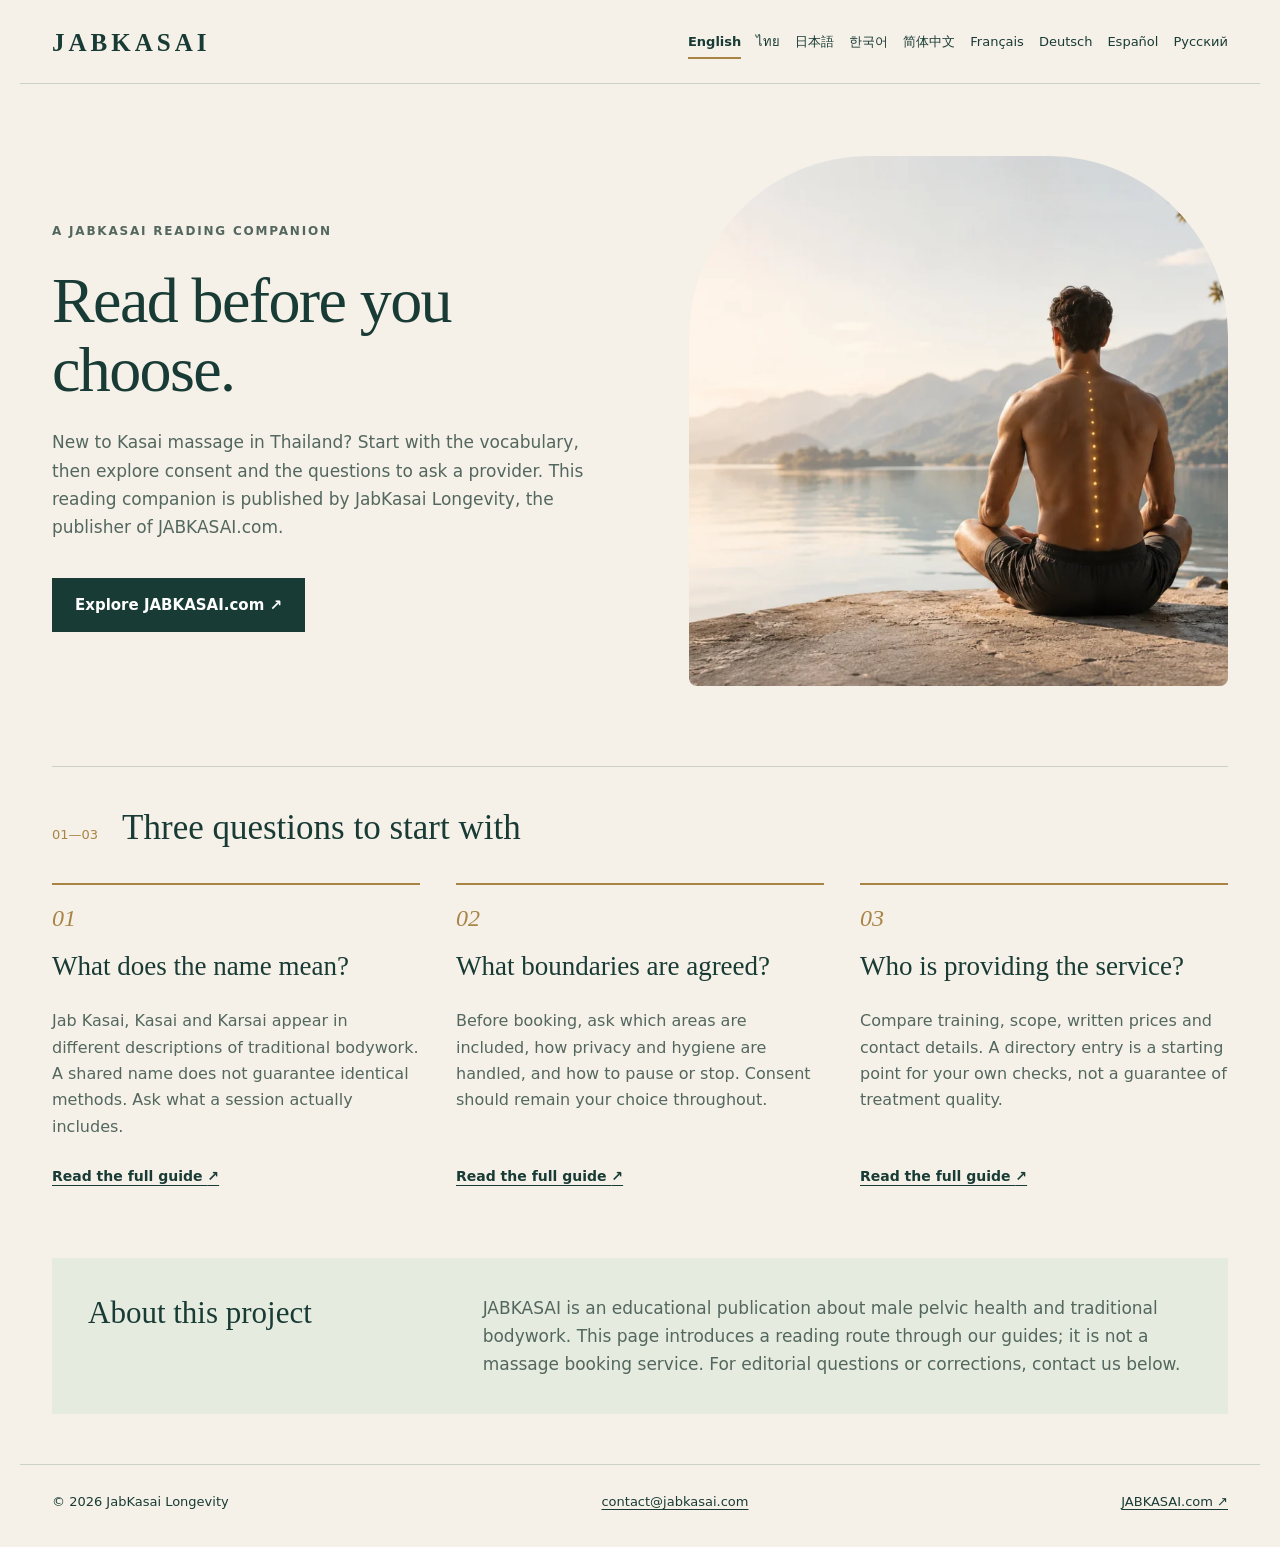
<file: index.html>
<!doctype html>
<html lang="en"><head><meta charset="utf-8"><meta name="viewport" content="width=device-width,initial-scale=1"><title>JABKASAI | Read before you choose.</title><meta name="description" content="New to Kasai massage in Thailand? Start with the vocabulary, then explore consent and the questions to ask a provider. This reading companion is published by JabKasai Longevity, the publisher of JABKASAI.com."><meta name="robots" content="index,follow"><link rel="canonical" href="https://fdpfredvdb.github.io/jabkasai-guide/"><link rel="alternate" hreflang="en" href="https://fdpfredvdb.github.io/jabkasai-guide/">
<link rel="alternate" hreflang="th" href="https://fdpfredvdb.github.io/jabkasai-guide/th/">
<link rel="alternate" hreflang="ja" href="https://fdpfredvdb.github.io/jabkasai-guide/jp/">
<link rel="alternate" hreflang="ko" href="https://fdpfredvdb.github.io/jabkasai-guide/kr/">
<link rel="alternate" hreflang="zh-CN" href="https://fdpfredvdb.github.io/jabkasai-guide/ch/">
<link rel="alternate" hreflang="fr" href="https://fdpfredvdb.github.io/jabkasai-guide/fr/">
<link rel="alternate" hreflang="de" href="https://fdpfredvdb.github.io/jabkasai-guide/de/">
<link rel="alternate" hreflang="es" href="https://fdpfredvdb.github.io/jabkasai-guide/es/">
<link rel="alternate" hreflang="ru" href="https://fdpfredvdb.github.io/jabkasai-guide/ru/">
<link rel="alternate" hreflang="x-default" href="https://fdpfredvdb.github.io/jabkasai-guide/"><link rel="stylesheet" href="./assets/style.css"><link rel="icon" type="image/svg+xml" href="./assets/favicon.svg"><meta property="og:type" content="website"><meta property="og:title" content="JABKASAI | Read before you choose."><meta property="og:description" content="New to Kasai massage in Thailand? Start with the vocabulary, then explore consent and the questions to ask a provider. This reading companion is published by JabKasai Longevity, the publisher of JABKASAI.com."><meta property="og:url" content="https://fdpfredvdb.github.io/jabkasai-guide/"><meta property="og:image" content="https://fdpfredvdb.github.io/jabkasai-guide/assets/hero.webp"><meta name="twitter:card" content="summary_large_image"><script type="application/ld+json">{"@context": "https://schema.org", "@type": "WebPage", "@id": "https://fdpfredvdb.github.io/jabkasai-guide/#page", "url": "https://fdpfredvdb.github.io/jabkasai-guide/", "name": "JABKASAI | Read before you choose.", "description": "New to Kasai massage in Thailand? Start with the vocabulary, then explore consent and the questions to ask a provider. This reading companion is published by JabKasai Longevity, the publisher of JABKASAI.com.", "inLanguage": "en", "publisher": {"@type": "Organization", "@id": "https://www.jabkasai.com/#organization", "name": "JabKasai Longevity", "url": "https://www.jabkasai.com/", "email": "contact@jabkasai.com"}, "about": {"@type": "WebSite", "@id": "https://www.jabkasai.com/#website", "name": "JABKASAI", "url": "https://www.jabkasai.com/"}}</script></head>
<body><a class="skip" href="#main">Three questions to start with</a><header><a class="brand" href="https://www.jabkasai.com/">JABKASAI</a><nav aria-label="Language"><a href="./" lang="en" hreflang="en" aria-current="page">English</a><a href="./th/" lang="th" hreflang="th">ไทย</a><a href="./jp/" lang="ja" hreflang="ja">日本語</a><a href="./kr/" lang="ko" hreflang="ko">한국어</a><a href="./ch/" lang="zh-CN" hreflang="zh-CN">简体中文</a><a href="./fr/" lang="fr" hreflang="fr">Français</a><a href="./de/" lang="de" hreflang="de">Deutsch</a><a href="./es/" lang="es" hreflang="es">Español</a><a href="./ru/" lang="ru" hreflang="ru">Русский</a></nav></header><main id="main"><section class="hero"><div><p class="eyebrow">A JABKASAI reading companion</p><h1>Read before you choose.</h1><p>New to Kasai massage in Thailand? Start with the vocabulary, then explore consent and the questions to ask a provider. This reading companion is published by JabKasai Longevity, the publisher of JABKASAI.com.</p><a class="button" href="https://www.jabkasai.com/">Explore JABKASAI.com <span aria-hidden="true">↗</span></a></div><img src="./assets/hero.webp" alt="" width="1400" height="1000" fetchpriority="high"></section><section aria-labelledby="questions"><div class="section-head"><span aria-hidden="true">01—03</span><h2 id="questions">Three questions to start with</h2></div><div class="cards"><article class="card"><span class="number" aria-hidden="true">01</span><h3>What does the name mean?</h3><p>Jab Kasai, Kasai and Karsai appear in different descriptions of traditional bodywork. A shared name does not guarantee identical methods. Ask what a session actually includes.</p><a href="https://www.jabkasai.com/what-is-jab-kasai">Read the full guide <span aria-hidden="true">↗</span></a></article><article class="card"><span class="number" aria-hidden="true">02</span><h3>What boundaries are agreed?</h3><p>Before booking, ask which areas are included, how privacy and hygiene are handled, and how to pause or stop. Consent should remain your choice throughout.</p><a href="https://www.jabkasai.com/safety-ethics">Read the full guide <span aria-hidden="true">↗</span></a></article><article class="card"><span class="number" aria-hidden="true">03</span><h3>Who is providing the service?</h3><p>Compare training, scope, written prices and contact details. A directory entry is a starting point for your own checks, not a guarantee of treatment quality.</p><a href="https://www.jabkasai.com/choose-a-serious-practitioner">Read the full guide <span aria-hidden="true">↗</span></a></article></div></section><section class="about"><h2>About this project</h2><p>JABKASAI is an educational publication about male pelvic health and traditional bodywork. This page introduces a reading route through our guides; it is not a massage booking service. For editorial questions or corrections, contact us below.</p></section></main><footer><span>© 2026 JabKasai Longevity</span><a href="mailto:contact@jabkasai.com">contact@jabkasai.com</a><a href="https://www.jabkasai.com/editorial-policy">JABKASAI.com ↗</a></footer></body></html>
</file>
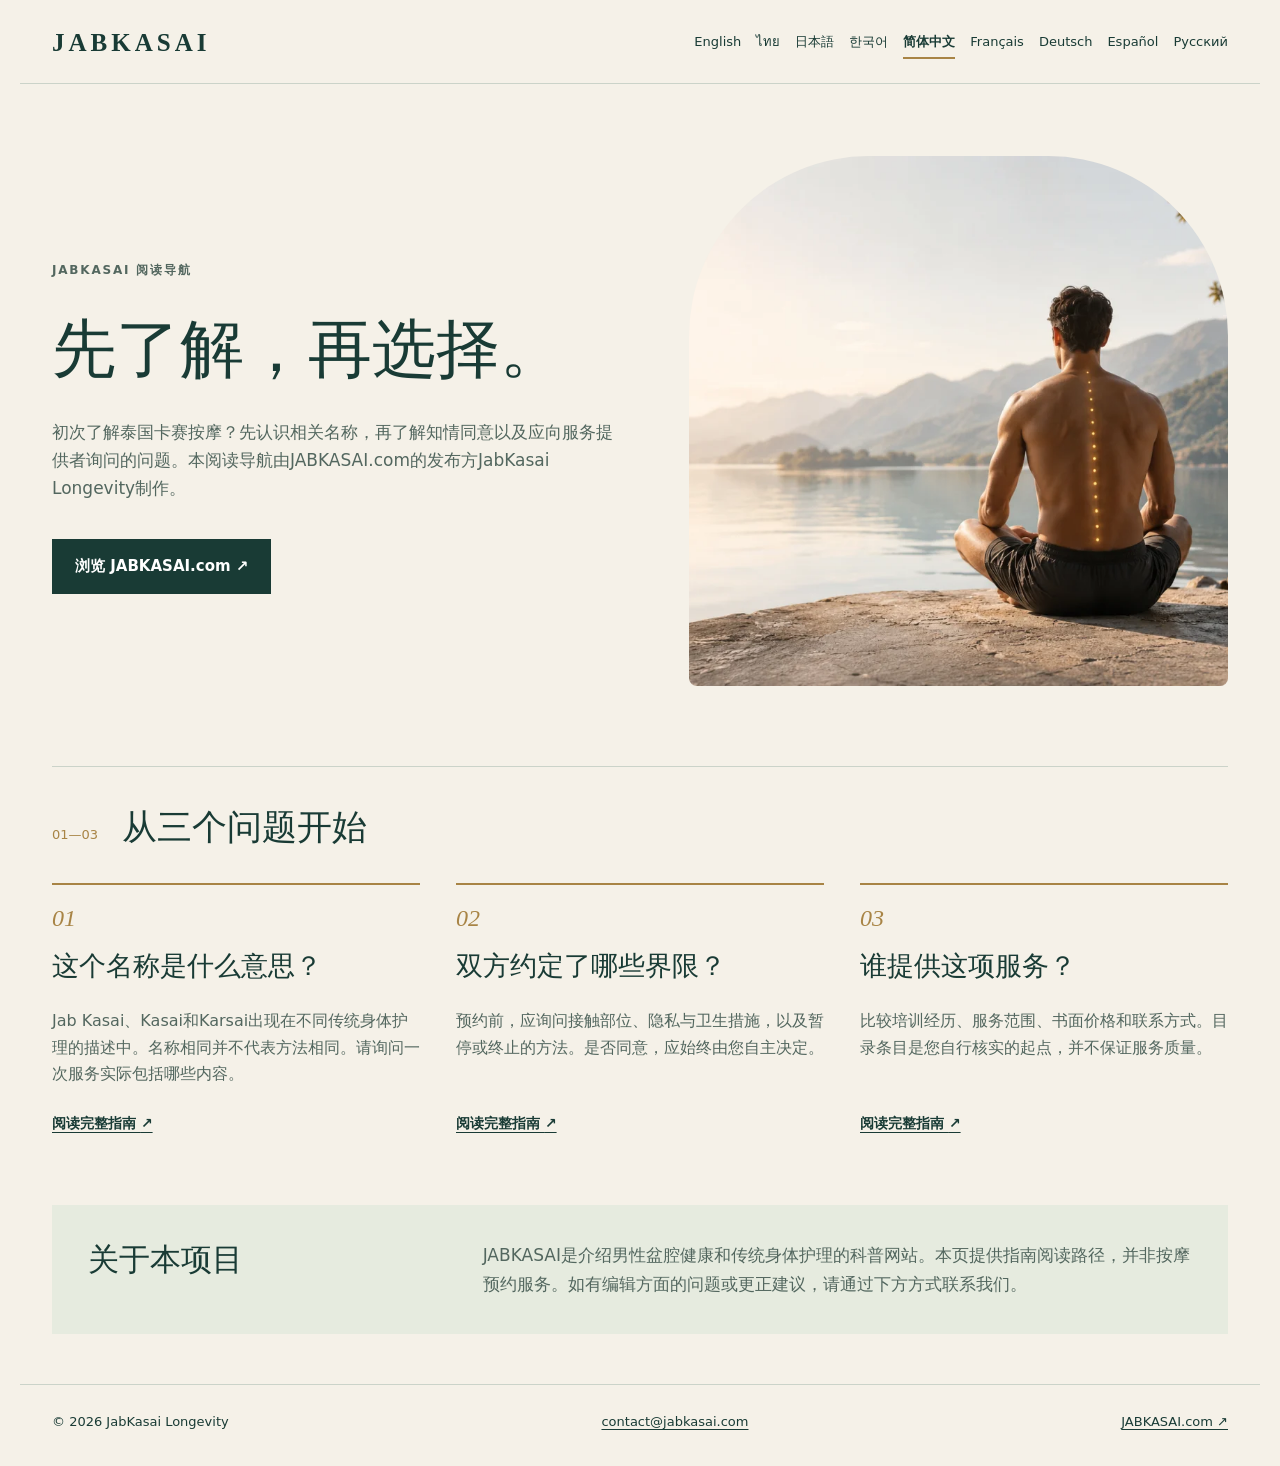
<file: ch/index.html>
<!doctype html>
<html lang="zh-CN"><head><meta charset="utf-8"><meta name="viewport" content="width=device-width,initial-scale=1"><title>JABKASAI | 先了解，再选择。</title><meta name="description" content="初次了解泰国卡赛按摩？先认识相关名称，再了解知情同意以及应向服务提供者询问的问题。本阅读导航由JABKASAI.com的发布方JabKasai Longevity制作。"><meta name="robots" content="index,follow"><link rel="canonical" href="https://fdpfredvdb.github.io/jabkasai-guide/ch/"><link rel="alternate" hreflang="en" href="https://fdpfredvdb.github.io/jabkasai-guide/">
<link rel="alternate" hreflang="th" href="https://fdpfredvdb.github.io/jabkasai-guide/th/">
<link rel="alternate" hreflang="ja" href="https://fdpfredvdb.github.io/jabkasai-guide/jp/">
<link rel="alternate" hreflang="ko" href="https://fdpfredvdb.github.io/jabkasai-guide/kr/">
<link rel="alternate" hreflang="zh-CN" href="https://fdpfredvdb.github.io/jabkasai-guide/ch/">
<link rel="alternate" hreflang="fr" href="https://fdpfredvdb.github.io/jabkasai-guide/fr/">
<link rel="alternate" hreflang="de" href="https://fdpfredvdb.github.io/jabkasai-guide/de/">
<link rel="alternate" hreflang="es" href="https://fdpfredvdb.github.io/jabkasai-guide/es/">
<link rel="alternate" hreflang="ru" href="https://fdpfredvdb.github.io/jabkasai-guide/ru/">
<link rel="alternate" hreflang="x-default" href="https://fdpfredvdb.github.io/jabkasai-guide/"><link rel="stylesheet" href="../assets/style.css"><link rel="icon" type="image/svg+xml" href="../assets/favicon.svg"><meta property="og:type" content="website"><meta property="og:title" content="JABKASAI | 先了解，再选择。"><meta property="og:description" content="初次了解泰国卡赛按摩？先认识相关名称，再了解知情同意以及应向服务提供者询问的问题。本阅读导航由JABKASAI.com的发布方JabKasai Longevity制作。"><meta property="og:url" content="https://fdpfredvdb.github.io/jabkasai-guide/ch/"><meta property="og:image" content="https://fdpfredvdb.github.io/jabkasai-guide/assets/hero.webp"><meta name="twitter:card" content="summary_large_image"><script type="application/ld+json">{"@context": "https://schema.org", "@type": "WebPage", "@id": "https://fdpfredvdb.github.io/jabkasai-guide/ch/#page", "url": "https://fdpfredvdb.github.io/jabkasai-guide/ch/", "name": "JABKASAI | 先了解，再选择。", "description": "初次了解泰国卡赛按摩？先认识相关名称，再了解知情同意以及应向服务提供者询问的问题。本阅读导航由JABKASAI.com的发布方JabKasai Longevity制作。", "inLanguage": "zh-CN", "publisher": {"@type": "Organization", "@id": "https://www.jabkasai.com/#organization", "name": "JabKasai Longevity", "url": "https://www.jabkasai.com/", "email": "contact@jabkasai.com"}, "about": {"@type": "WebSite", "@id": "https://www.jabkasai.com/#website", "name": "JABKASAI", "url": "https://www.jabkasai.com/"}}</script></head>
<body><a class="skip" href="#main">从三个问题开始</a><header><a class="brand" href="https://www.jabkasai.com/ch/">JABKASAI</a><nav aria-label="Language"><a href="../" lang="en" hreflang="en">English</a><a href="../th/" lang="th" hreflang="th">ไทย</a><a href="../jp/" lang="ja" hreflang="ja">日本語</a><a href="../kr/" lang="ko" hreflang="ko">한국어</a><a href="../ch/" lang="zh-CN" hreflang="zh-CN" aria-current="page">简体中文</a><a href="../fr/" lang="fr" hreflang="fr">Français</a><a href="../de/" lang="de" hreflang="de">Deutsch</a><a href="../es/" lang="es" hreflang="es">Español</a><a href="../ru/" lang="ru" hreflang="ru">Русский</a></nav></header><main id="main"><section class="hero"><div><p class="eyebrow">JABKASAI 阅读导航</p><h1>先了解，再选择。</h1><p>初次了解泰国卡赛按摩？先认识相关名称，再了解知情同意以及应向服务提供者询问的问题。本阅读导航由JABKASAI.com的发布方JabKasai Longevity制作。</p><a class="button" href="https://www.jabkasai.com/ch/">浏览 JABKASAI.com <span aria-hidden="true">↗</span></a></div><img src="../assets/hero.webp" alt="" width="1400" height="1000" fetchpriority="high"></section><section aria-labelledby="questions"><div class="section-head"><span aria-hidden="true">01—03</span><h2 id="questions">从三个问题开始</h2></div><div class="cards"><article class="card"><span class="number" aria-hidden="true">01</span><h3>这个名称是什么意思？</h3><p>Jab Kasai、Kasai和Karsai出现在不同传统身体护理的描述中。名称相同并不代表方法相同。请询问一次服务实际包括哪些内容。</p><a href="https://www.jabkasai.com/ch/what-is-jab-kasai">阅读完整指南 <span aria-hidden="true">↗</span></a></article><article class="card"><span class="number" aria-hidden="true">02</span><h3>双方约定了哪些界限？</h3><p>预约前，应询问接触部位、隐私与卫生措施，以及暂停或终止的方法。是否同意，应始终由您自主决定。</p><a href="https://www.jabkasai.com/ch/safety-ethics">阅读完整指南 <span aria-hidden="true">↗</span></a></article><article class="card"><span class="number" aria-hidden="true">03</span><h3>谁提供这项服务？</h3><p>比较培训经历、服务范围、书面价格和联系方式。目录条目是您自行核实的起点，并不保证服务质量。</p><a href="https://www.jabkasai.com/ch/choose-a-serious-practitioner">阅读完整指南 <span aria-hidden="true">↗</span></a></article></div></section><section class="about"><h2>关于本项目</h2><p>JABKASAI是介绍男性盆腔健康和传统身体护理的科普网站。本页提供指南阅读路径，并非按摩预约服务。如有编辑方面的问题或更正建议，请通过下方方式联系我们。</p></section></main><footer><span>© 2026 JabKasai Longevity</span><a href="mailto:contact@jabkasai.com">contact@jabkasai.com</a><a href="https://www.jabkasai.com/ch/editorial-policy">JABKASAI.com ↗</a></footer></body></html>
</file>
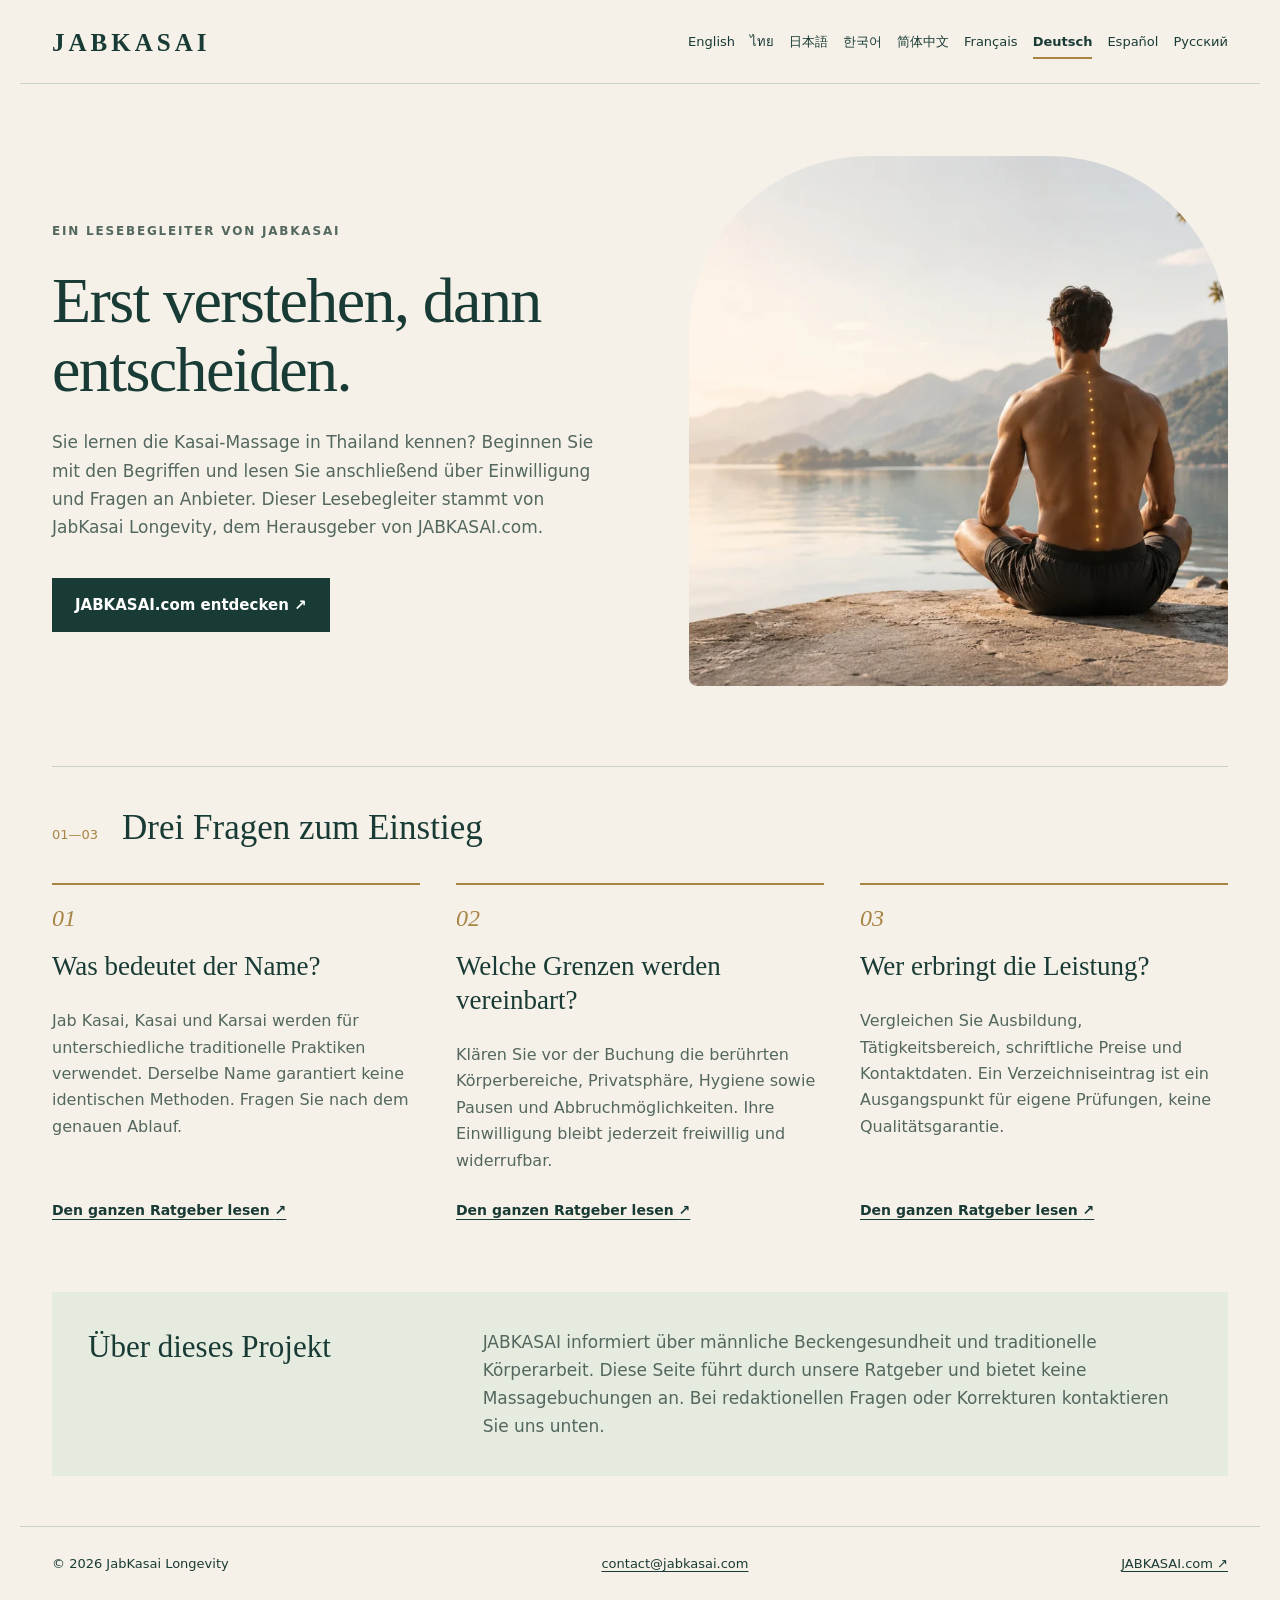
<file: de/index.html>
<!doctype html>
<html lang="de"><head><meta charset="utf-8"><meta name="viewport" content="width=device-width,initial-scale=1"><title>JABKASAI | Erst verstehen, dann entscheiden.</title><meta name="description" content="Sie lernen die Kasai-Massage in Thailand kennen? Beginnen Sie mit den Begriffen und lesen Sie anschließend über Einwilligung und Fragen an Anbieter. Dieser Lesebegleiter stammt von JabKasai Longevity, dem Herausgeber von JABKASAI.com."><meta name="robots" content="index,follow"><link rel="canonical" href="https://fdpfredvdb.github.io/jabkasai-guide/de/"><link rel="alternate" hreflang="en" href="https://fdpfredvdb.github.io/jabkasai-guide/">
<link rel="alternate" hreflang="th" href="https://fdpfredvdb.github.io/jabkasai-guide/th/">
<link rel="alternate" hreflang="ja" href="https://fdpfredvdb.github.io/jabkasai-guide/jp/">
<link rel="alternate" hreflang="ko" href="https://fdpfredvdb.github.io/jabkasai-guide/kr/">
<link rel="alternate" hreflang="zh-CN" href="https://fdpfredvdb.github.io/jabkasai-guide/ch/">
<link rel="alternate" hreflang="fr" href="https://fdpfredvdb.github.io/jabkasai-guide/fr/">
<link rel="alternate" hreflang="de" href="https://fdpfredvdb.github.io/jabkasai-guide/de/">
<link rel="alternate" hreflang="es" href="https://fdpfredvdb.github.io/jabkasai-guide/es/">
<link rel="alternate" hreflang="ru" href="https://fdpfredvdb.github.io/jabkasai-guide/ru/">
<link rel="alternate" hreflang="x-default" href="https://fdpfredvdb.github.io/jabkasai-guide/"><link rel="stylesheet" href="../assets/style.css"><link rel="icon" type="image/svg+xml" href="../assets/favicon.svg"><meta property="og:type" content="website"><meta property="og:title" content="JABKASAI | Erst verstehen, dann entscheiden."><meta property="og:description" content="Sie lernen die Kasai-Massage in Thailand kennen? Beginnen Sie mit den Begriffen und lesen Sie anschließend über Einwilligung und Fragen an Anbieter. Dieser Lesebegleiter stammt von JabKasai Longevity, dem Herausgeber von JABKASAI.com."><meta property="og:url" content="https://fdpfredvdb.github.io/jabkasai-guide/de/"><meta property="og:image" content="https://fdpfredvdb.github.io/jabkasai-guide/assets/hero.webp"><meta name="twitter:card" content="summary_large_image"><script type="application/ld+json">{"@context": "https://schema.org", "@type": "WebPage", "@id": "https://fdpfredvdb.github.io/jabkasai-guide/de/#page", "url": "https://fdpfredvdb.github.io/jabkasai-guide/de/", "name": "JABKASAI | Erst verstehen, dann entscheiden.", "description": "Sie lernen die Kasai-Massage in Thailand kennen? Beginnen Sie mit den Begriffen und lesen Sie anschließend über Einwilligung und Fragen an Anbieter. Dieser Lesebegleiter stammt von JabKasai Longevity, dem Herausgeber von JABKASAI.com.", "inLanguage": "de", "publisher": {"@type": "Organization", "@id": "https://www.jabkasai.com/#organization", "name": "JabKasai Longevity", "url": "https://www.jabkasai.com/", "email": "contact@jabkasai.com"}, "about": {"@type": "WebSite", "@id": "https://www.jabkasai.com/#website", "name": "JABKASAI", "url": "https://www.jabkasai.com/"}}</script></head>
<body><a class="skip" href="#main">Drei Fragen zum Einstieg</a><header><a class="brand" href="https://www.jabkasai.com/de/">JABKASAI</a><nav aria-label="Language"><a href="../" lang="en" hreflang="en">English</a><a href="../th/" lang="th" hreflang="th">ไทย</a><a href="../jp/" lang="ja" hreflang="ja">日本語</a><a href="../kr/" lang="ko" hreflang="ko">한국어</a><a href="../ch/" lang="zh-CN" hreflang="zh-CN">简体中文</a><a href="../fr/" lang="fr" hreflang="fr">Français</a><a href="../de/" lang="de" hreflang="de" aria-current="page">Deutsch</a><a href="../es/" lang="es" hreflang="es">Español</a><a href="../ru/" lang="ru" hreflang="ru">Русский</a></nav></header><main id="main"><section class="hero"><div><p class="eyebrow">Ein Lesebegleiter von JABKASAI</p><h1>Erst verstehen, dann entscheiden.</h1><p>Sie lernen die Kasai-Massage in Thailand kennen? Beginnen Sie mit den Begriffen und lesen Sie anschließend über Einwilligung und Fragen an Anbieter. Dieser Lesebegleiter stammt von JabKasai Longevity, dem Herausgeber von JABKASAI.com.</p><a class="button" href="https://www.jabkasai.com/de/">JABKASAI.com entdecken <span aria-hidden="true">↗</span></a></div><img src="../assets/hero.webp" alt="" width="1400" height="1000" fetchpriority="high"></section><section aria-labelledby="questions"><div class="section-head"><span aria-hidden="true">01—03</span><h2 id="questions">Drei Fragen zum Einstieg</h2></div><div class="cards"><article class="card"><span class="number" aria-hidden="true">01</span><h3>Was bedeutet der Name?</h3><p>Jab Kasai, Kasai und Karsai werden für unterschiedliche traditionelle Praktiken verwendet. Derselbe Name garantiert keine identischen Methoden. Fragen Sie nach dem genauen Ablauf.</p><a href="https://www.jabkasai.com/de/what-is-jab-kasai">Den ganzen Ratgeber lesen <span aria-hidden="true">↗</span></a></article><article class="card"><span class="number" aria-hidden="true">02</span><h3>Welche Grenzen werden vereinbart?</h3><p>Klären Sie vor der Buchung die berührten Körperbereiche, Privatsphäre, Hygiene sowie Pausen und Abbruchmöglichkeiten. Ihre Einwilligung bleibt jederzeit freiwillig und widerrufbar.</p><a href="https://www.jabkasai.com/de/safety-ethics">Den ganzen Ratgeber lesen <span aria-hidden="true">↗</span></a></article><article class="card"><span class="number" aria-hidden="true">03</span><h3>Wer erbringt die Leistung?</h3><p>Vergleichen Sie Ausbildung, Tätigkeitsbereich, schriftliche Preise und Kontaktdaten. Ein Verzeichniseintrag ist ein Ausgangspunkt für eigene Prüfungen, keine Qualitätsgarantie.</p><a href="https://www.jabkasai.com/de/choose-a-serious-practitioner">Den ganzen Ratgeber lesen <span aria-hidden="true">↗</span></a></article></div></section><section class="about"><h2>Über dieses Projekt</h2><p>JABKASAI informiert über männliche Beckengesundheit und traditionelle Körperarbeit. Diese Seite führt durch unsere Ratgeber und bietet keine Massagebuchungen an. Bei redaktionellen Fragen oder Korrekturen kontaktieren Sie uns unten.</p></section></main><footer><span>© 2026 JabKasai Longevity</span><a href="mailto:contact@jabkasai.com">contact@jabkasai.com</a><a href="https://www.jabkasai.com/de/editorial-policy">JABKASAI.com ↗</a></footer></body></html>
</file>
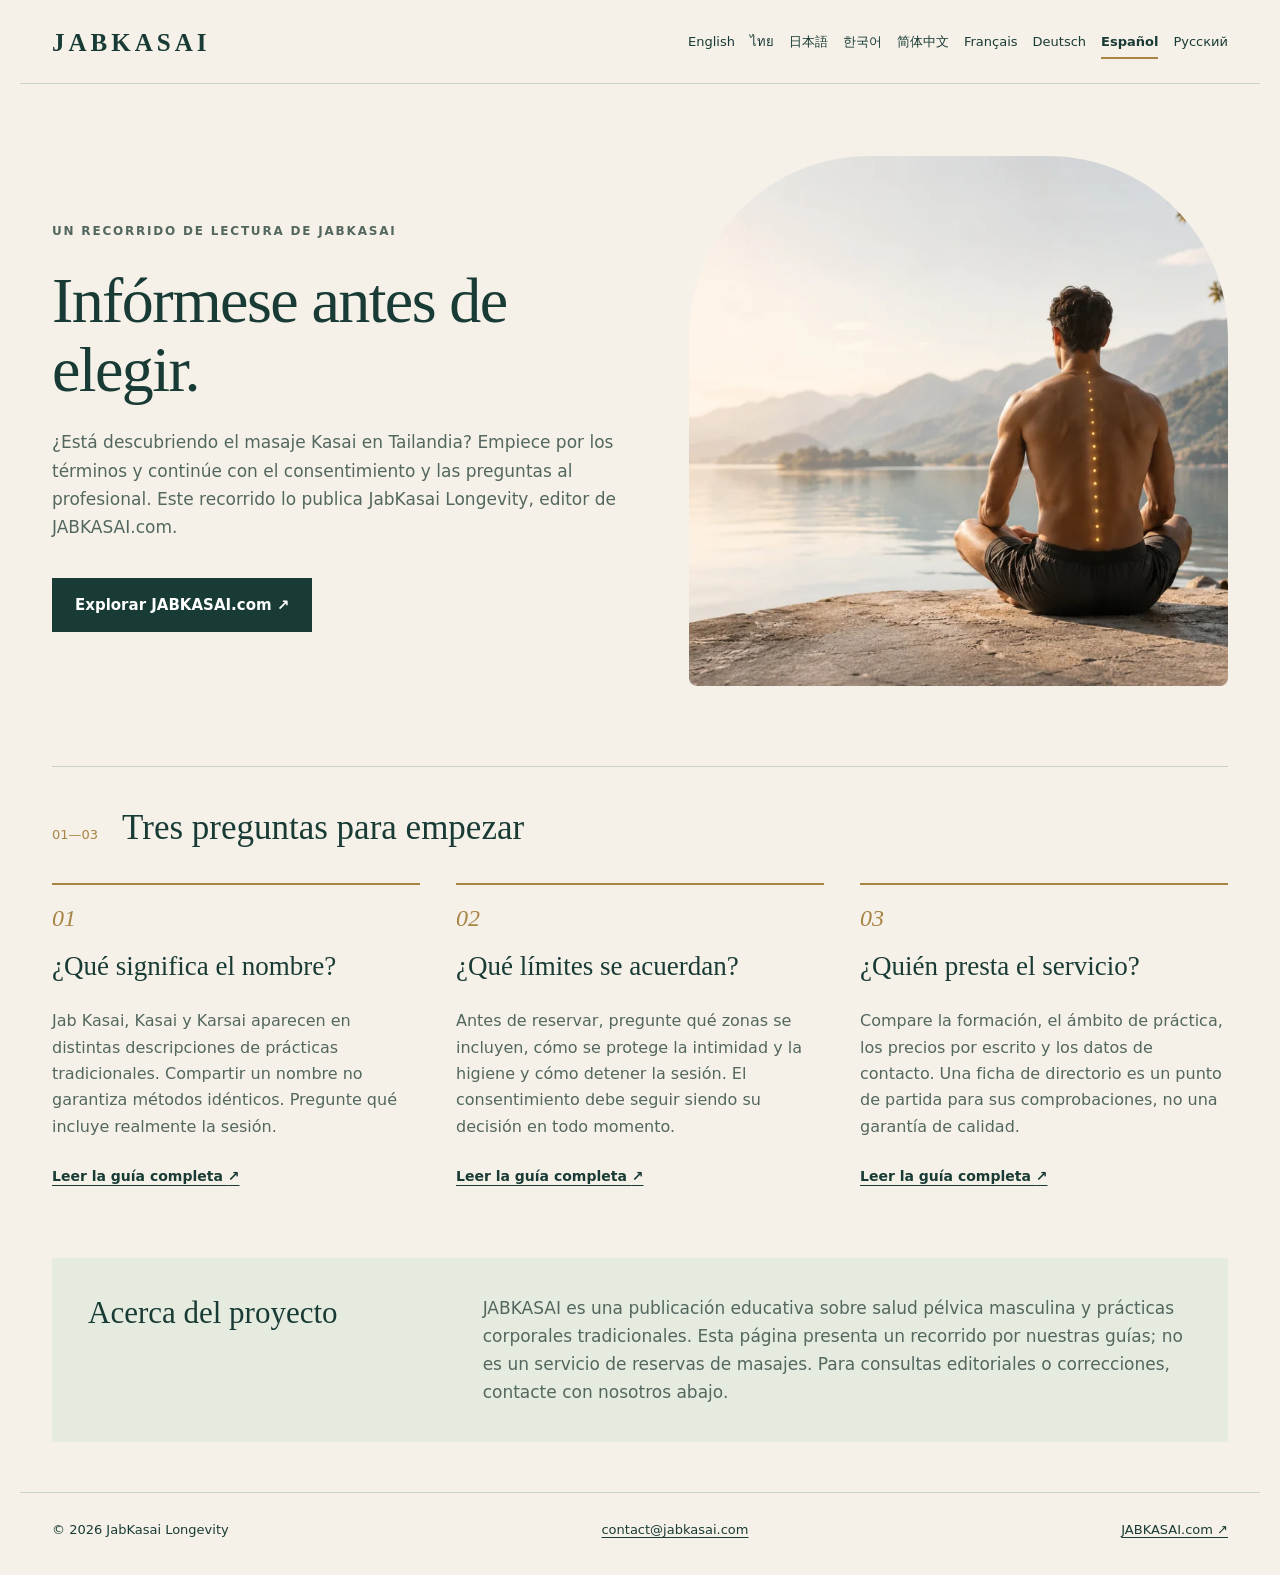
<file: es/index.html>
<!doctype html>
<html lang="es"><head><meta charset="utf-8"><meta name="viewport" content="width=device-width,initial-scale=1"><title>JABKASAI | Infórmese antes de elegir.</title><meta name="description" content="¿Está descubriendo el masaje Kasai en Tailandia? Empiece por los términos y continúe con el consentimiento y las preguntas al profesional. Este recorrido lo publica JabKasai Longevity, editor de JABKASAI.com."><meta name="robots" content="index,follow"><link rel="canonical" href="https://fdpfredvdb.github.io/jabkasai-guide/es/"><link rel="alternate" hreflang="en" href="https://fdpfredvdb.github.io/jabkasai-guide/">
<link rel="alternate" hreflang="th" href="https://fdpfredvdb.github.io/jabkasai-guide/th/">
<link rel="alternate" hreflang="ja" href="https://fdpfredvdb.github.io/jabkasai-guide/jp/">
<link rel="alternate" hreflang="ko" href="https://fdpfredvdb.github.io/jabkasai-guide/kr/">
<link rel="alternate" hreflang="zh-CN" href="https://fdpfredvdb.github.io/jabkasai-guide/ch/">
<link rel="alternate" hreflang="fr" href="https://fdpfredvdb.github.io/jabkasai-guide/fr/">
<link rel="alternate" hreflang="de" href="https://fdpfredvdb.github.io/jabkasai-guide/de/">
<link rel="alternate" hreflang="es" href="https://fdpfredvdb.github.io/jabkasai-guide/es/">
<link rel="alternate" hreflang="ru" href="https://fdpfredvdb.github.io/jabkasai-guide/ru/">
<link rel="alternate" hreflang="x-default" href="https://fdpfredvdb.github.io/jabkasai-guide/"><link rel="stylesheet" href="../assets/style.css"><link rel="icon" type="image/svg+xml" href="../assets/favicon.svg"><meta property="og:type" content="website"><meta property="og:title" content="JABKASAI | Infórmese antes de elegir."><meta property="og:description" content="¿Está descubriendo el masaje Kasai en Tailandia? Empiece por los términos y continúe con el consentimiento y las preguntas al profesional. Este recorrido lo publica JabKasai Longevity, editor de JABKASAI.com."><meta property="og:url" content="https://fdpfredvdb.github.io/jabkasai-guide/es/"><meta property="og:image" content="https://fdpfredvdb.github.io/jabkasai-guide/assets/hero.webp"><meta name="twitter:card" content="summary_large_image"><script type="application/ld+json">{"@context": "https://schema.org", "@type": "WebPage", "@id": "https://fdpfredvdb.github.io/jabkasai-guide/es/#page", "url": "https://fdpfredvdb.github.io/jabkasai-guide/es/", "name": "JABKASAI | Infórmese antes de elegir.", "description": "¿Está descubriendo el masaje Kasai en Tailandia? Empiece por los términos y continúe con el consentimiento y las preguntas al profesional. Este recorrido lo publica JabKasai Longevity, editor de JABKASAI.com.", "inLanguage": "es", "publisher": {"@type": "Organization", "@id": "https://www.jabkasai.com/#organization", "name": "JabKasai Longevity", "url": "https://www.jabkasai.com/", "email": "contact@jabkasai.com"}, "about": {"@type": "WebSite", "@id": "https://www.jabkasai.com/#website", "name": "JABKASAI", "url": "https://www.jabkasai.com/"}}</script></head>
<body><a class="skip" href="#main">Tres preguntas para empezar</a><header><a class="brand" href="https://www.jabkasai.com/es/">JABKASAI</a><nav aria-label="Language"><a href="../" lang="en" hreflang="en">English</a><a href="../th/" lang="th" hreflang="th">ไทย</a><a href="../jp/" lang="ja" hreflang="ja">日本語</a><a href="../kr/" lang="ko" hreflang="ko">한국어</a><a href="../ch/" lang="zh-CN" hreflang="zh-CN">简体中文</a><a href="../fr/" lang="fr" hreflang="fr">Français</a><a href="../de/" lang="de" hreflang="de">Deutsch</a><a href="../es/" lang="es" hreflang="es" aria-current="page">Español</a><a href="../ru/" lang="ru" hreflang="ru">Русский</a></nav></header><main id="main"><section class="hero"><div><p class="eyebrow">Un recorrido de lectura de JABKASAI</p><h1>Infórmese antes de elegir.</h1><p>¿Está descubriendo el masaje Kasai en Tailandia? Empiece por los términos y continúe con el consentimiento y las preguntas al profesional. Este recorrido lo publica JabKasai Longevity, editor de JABKASAI.com.</p><a class="button" href="https://www.jabkasai.com/es/">Explorar JABKASAI.com <span aria-hidden="true">↗</span></a></div><img src="../assets/hero.webp" alt="" width="1400" height="1000" fetchpriority="high"></section><section aria-labelledby="questions"><div class="section-head"><span aria-hidden="true">01—03</span><h2 id="questions">Tres preguntas para empezar</h2></div><div class="cards"><article class="card"><span class="number" aria-hidden="true">01</span><h3>¿Qué significa el nombre?</h3><p>Jab Kasai, Kasai y Karsai aparecen en distintas descripciones de prácticas tradicionales. Compartir un nombre no garantiza métodos idénticos. Pregunte qué incluye realmente la sesión.</p><a href="https://www.jabkasai.com/es/what-is-jab-kasai">Leer la guía completa <span aria-hidden="true">↗</span></a></article><article class="card"><span class="number" aria-hidden="true">02</span><h3>¿Qué límites se acuerdan?</h3><p>Antes de reservar, pregunte qué zonas se incluyen, cómo se protege la intimidad y la higiene y cómo detener la sesión. El consentimiento debe seguir siendo su decisión en todo momento.</p><a href="https://www.jabkasai.com/es/safety-ethics">Leer la guía completa <span aria-hidden="true">↗</span></a></article><article class="card"><span class="number" aria-hidden="true">03</span><h3>¿Quién presta el servicio?</h3><p>Compare la formación, el ámbito de práctica, los precios por escrito y los datos de contacto. Una ficha de directorio es un punto de partida para sus comprobaciones, no una garantía de calidad.</p><a href="https://www.jabkasai.com/es/choose-a-serious-practitioner">Leer la guía completa <span aria-hidden="true">↗</span></a></article></div></section><section class="about"><h2>Acerca del proyecto</h2><p>JABKASAI es una publicación educativa sobre salud pélvica masculina y prácticas corporales tradicionales. Esta página presenta un recorrido por nuestras guías; no es un servicio de reservas de masajes. Para consultas editoriales o correcciones, contacte con nosotros abajo.</p></section></main><footer><span>© 2026 JabKasai Longevity</span><a href="mailto:contact@jabkasai.com">contact@jabkasai.com</a><a href="https://www.jabkasai.com/es/editorial-policy">JABKASAI.com ↗</a></footer></body></html>
</file>
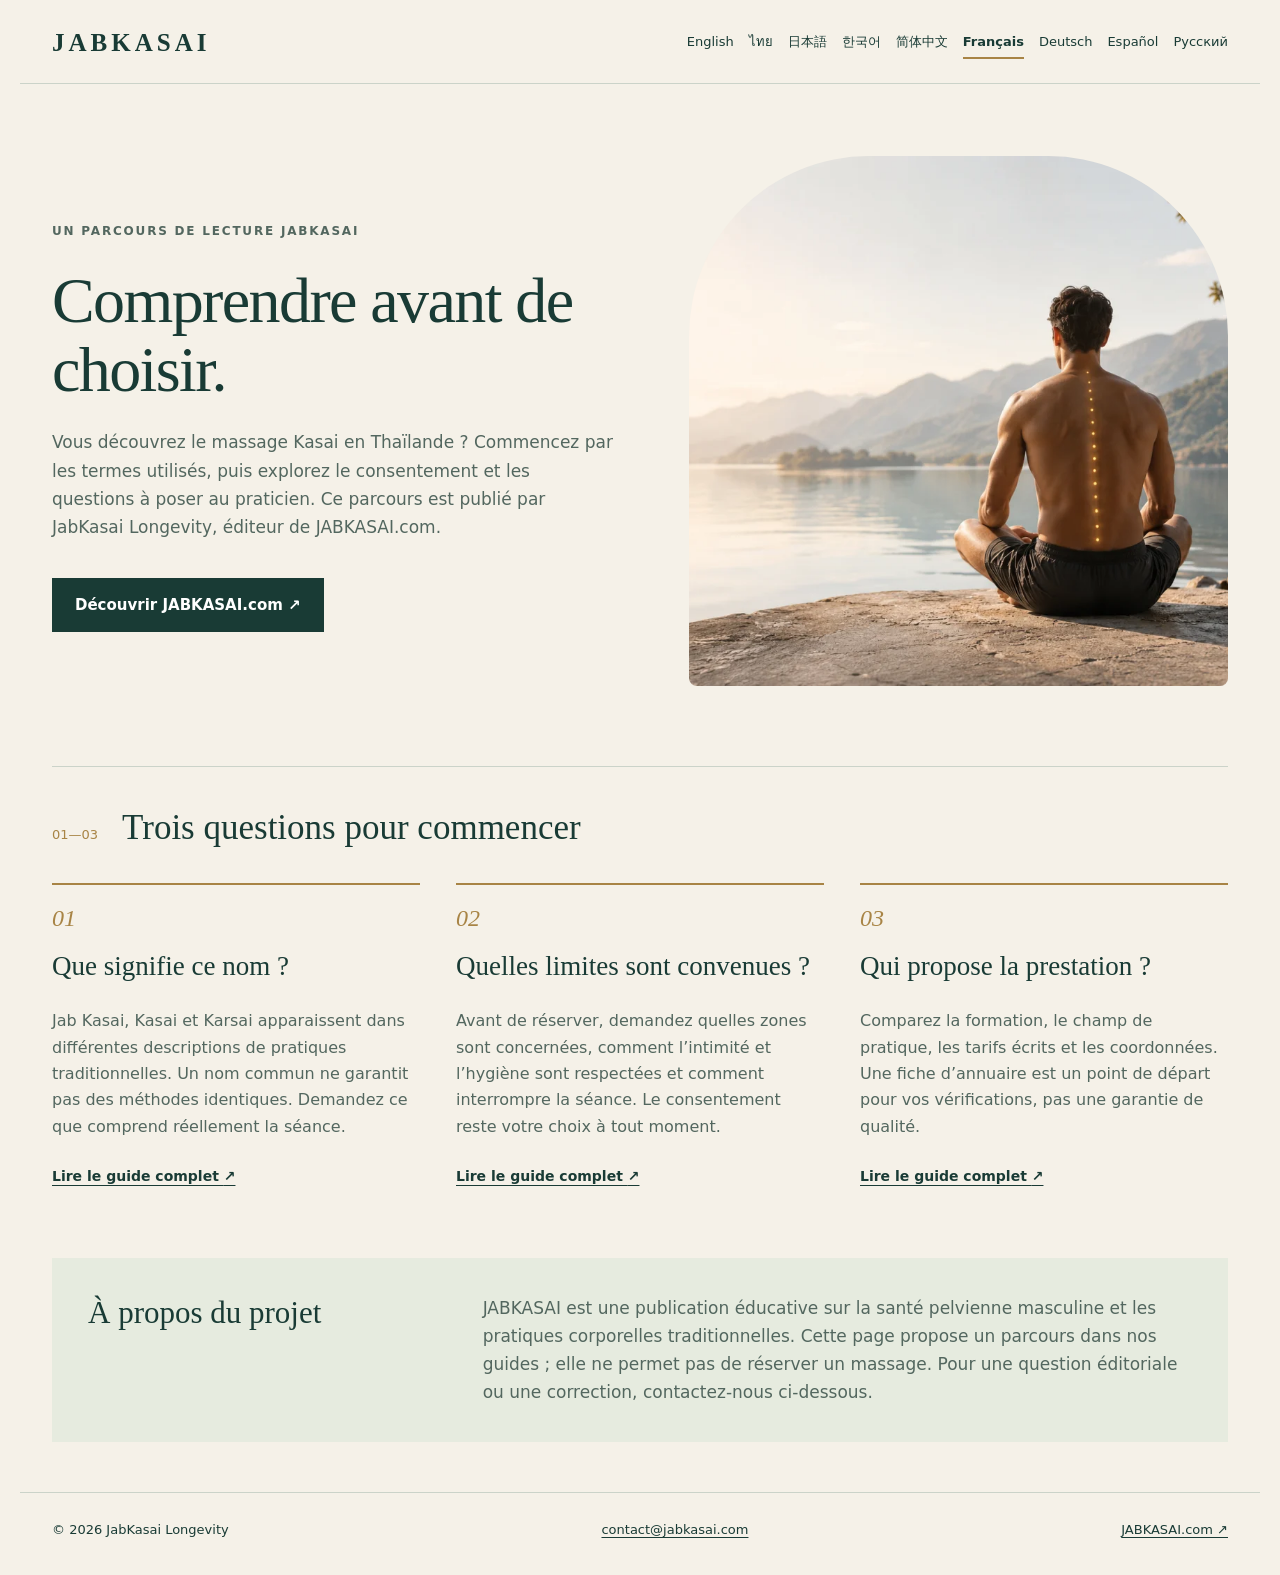
<file: fr/index.html>
<!doctype html>
<html lang="fr"><head><meta charset="utf-8"><meta name="viewport" content="width=device-width,initial-scale=1"><title>JABKASAI | Comprendre avant de choisir.</title><meta name="description" content="Vous découvrez le massage Kasai en Thaïlande ? Commencez par les termes utilisés, puis explorez le consentement et les questions à poser au praticien. Ce parcours est publié par JabKasai Longevity, éditeur de JABKASAI.com."><meta name="robots" content="index,follow"><link rel="canonical" href="https://fdpfredvdb.github.io/jabkasai-guide/fr/"><link rel="alternate" hreflang="en" href="https://fdpfredvdb.github.io/jabkasai-guide/">
<link rel="alternate" hreflang="th" href="https://fdpfredvdb.github.io/jabkasai-guide/th/">
<link rel="alternate" hreflang="ja" href="https://fdpfredvdb.github.io/jabkasai-guide/jp/">
<link rel="alternate" hreflang="ko" href="https://fdpfredvdb.github.io/jabkasai-guide/kr/">
<link rel="alternate" hreflang="zh-CN" href="https://fdpfredvdb.github.io/jabkasai-guide/ch/">
<link rel="alternate" hreflang="fr" href="https://fdpfredvdb.github.io/jabkasai-guide/fr/">
<link rel="alternate" hreflang="de" href="https://fdpfredvdb.github.io/jabkasai-guide/de/">
<link rel="alternate" hreflang="es" href="https://fdpfredvdb.github.io/jabkasai-guide/es/">
<link rel="alternate" hreflang="ru" href="https://fdpfredvdb.github.io/jabkasai-guide/ru/">
<link rel="alternate" hreflang="x-default" href="https://fdpfredvdb.github.io/jabkasai-guide/"><link rel="stylesheet" href="../assets/style.css"><link rel="icon" type="image/svg+xml" href="../assets/favicon.svg"><meta property="og:type" content="website"><meta property="og:title" content="JABKASAI | Comprendre avant de choisir."><meta property="og:description" content="Vous découvrez le massage Kasai en Thaïlande ? Commencez par les termes utilisés, puis explorez le consentement et les questions à poser au praticien. Ce parcours est publié par JabKasai Longevity, éditeur de JABKASAI.com."><meta property="og:url" content="https://fdpfredvdb.github.io/jabkasai-guide/fr/"><meta property="og:image" content="https://fdpfredvdb.github.io/jabkasai-guide/assets/hero.webp"><meta name="twitter:card" content="summary_large_image"><script type="application/ld+json">{"@context": "https://schema.org", "@type": "WebPage", "@id": "https://fdpfredvdb.github.io/jabkasai-guide/fr/#page", "url": "https://fdpfredvdb.github.io/jabkasai-guide/fr/", "name": "JABKASAI | Comprendre avant de choisir.", "description": "Vous découvrez le massage Kasai en Thaïlande ? Commencez par les termes utilisés, puis explorez le consentement et les questions à poser au praticien. Ce parcours est publié par JabKasai Longevity, éditeur de JABKASAI.com.", "inLanguage": "fr", "publisher": {"@type": "Organization", "@id": "https://www.jabkasai.com/#organization", "name": "JabKasai Longevity", "url": "https://www.jabkasai.com/", "email": "contact@jabkasai.com"}, "about": {"@type": "WebSite", "@id": "https://www.jabkasai.com/#website", "name": "JABKASAI", "url": "https://www.jabkasai.com/"}}</script></head>
<body><a class="skip" href="#main">Trois questions pour commencer</a><header><a class="brand" href="https://www.jabkasai.com/fr/">JABKASAI</a><nav aria-label="Language"><a href="../" lang="en" hreflang="en">English</a><a href="../th/" lang="th" hreflang="th">ไทย</a><a href="../jp/" lang="ja" hreflang="ja">日本語</a><a href="../kr/" lang="ko" hreflang="ko">한국어</a><a href="../ch/" lang="zh-CN" hreflang="zh-CN">简体中文</a><a href="../fr/" lang="fr" hreflang="fr" aria-current="page">Français</a><a href="../de/" lang="de" hreflang="de">Deutsch</a><a href="../es/" lang="es" hreflang="es">Español</a><a href="../ru/" lang="ru" hreflang="ru">Русский</a></nav></header><main id="main"><section class="hero"><div><p class="eyebrow">Un parcours de lecture JABKASAI</p><h1>Comprendre avant de choisir.</h1><p>Vous découvrez le massage Kasai en Thaïlande ? Commencez par les termes utilisés, puis explorez le consentement et les questions à poser au praticien. Ce parcours est publié par JabKasai Longevity, éditeur de JABKASAI.com.</p><a class="button" href="https://www.jabkasai.com/fr/">Découvrir JABKASAI.com <span aria-hidden="true">↗</span></a></div><img src="../assets/hero.webp" alt="" width="1400" height="1000" fetchpriority="high"></section><section aria-labelledby="questions"><div class="section-head"><span aria-hidden="true">01—03</span><h2 id="questions">Trois questions pour commencer</h2></div><div class="cards"><article class="card"><span class="number" aria-hidden="true">01</span><h3>Que signifie ce nom ?</h3><p>Jab Kasai, Kasai et Karsai apparaissent dans différentes descriptions de pratiques traditionnelles. Un nom commun ne garantit pas des méthodes identiques. Demandez ce que comprend réellement la séance.</p><a href="https://www.jabkasai.com/fr/what-is-jab-kasai">Lire le guide complet <span aria-hidden="true">↗</span></a></article><article class="card"><span class="number" aria-hidden="true">02</span><h3>Quelles limites sont convenues ?</h3><p>Avant de réserver, demandez quelles zones sont concernées, comment l’intimité et l’hygiène sont respectées et comment interrompre la séance. Le consentement reste votre choix à tout moment.</p><a href="https://www.jabkasai.com/fr/safety-ethics">Lire le guide complet <span aria-hidden="true">↗</span></a></article><article class="card"><span class="number" aria-hidden="true">03</span><h3>Qui propose la prestation ?</h3><p>Comparez la formation, le champ de pratique, les tarifs écrits et les coordonnées. Une fiche d’annuaire est un point de départ pour vos vérifications, pas une garantie de qualité.</p><a href="https://www.jabkasai.com/fr/choose-a-serious-practitioner">Lire le guide complet <span aria-hidden="true">↗</span></a></article></div></section><section class="about"><h2>À propos du projet</h2><p>JABKASAI est une publication éducative sur la santé pelvienne masculine et les pratiques corporelles traditionnelles. Cette page propose un parcours dans nos guides ; elle ne permet pas de réserver un massage. Pour une question éditoriale ou une correction, contactez-nous ci-dessous.</p></section></main><footer><span>© 2026 JabKasai Longevity</span><a href="mailto:contact@jabkasai.com">contact@jabkasai.com</a><a href="https://www.jabkasai.com/fr/editorial-policy">JABKASAI.com ↗</a></footer></body></html>
</file>
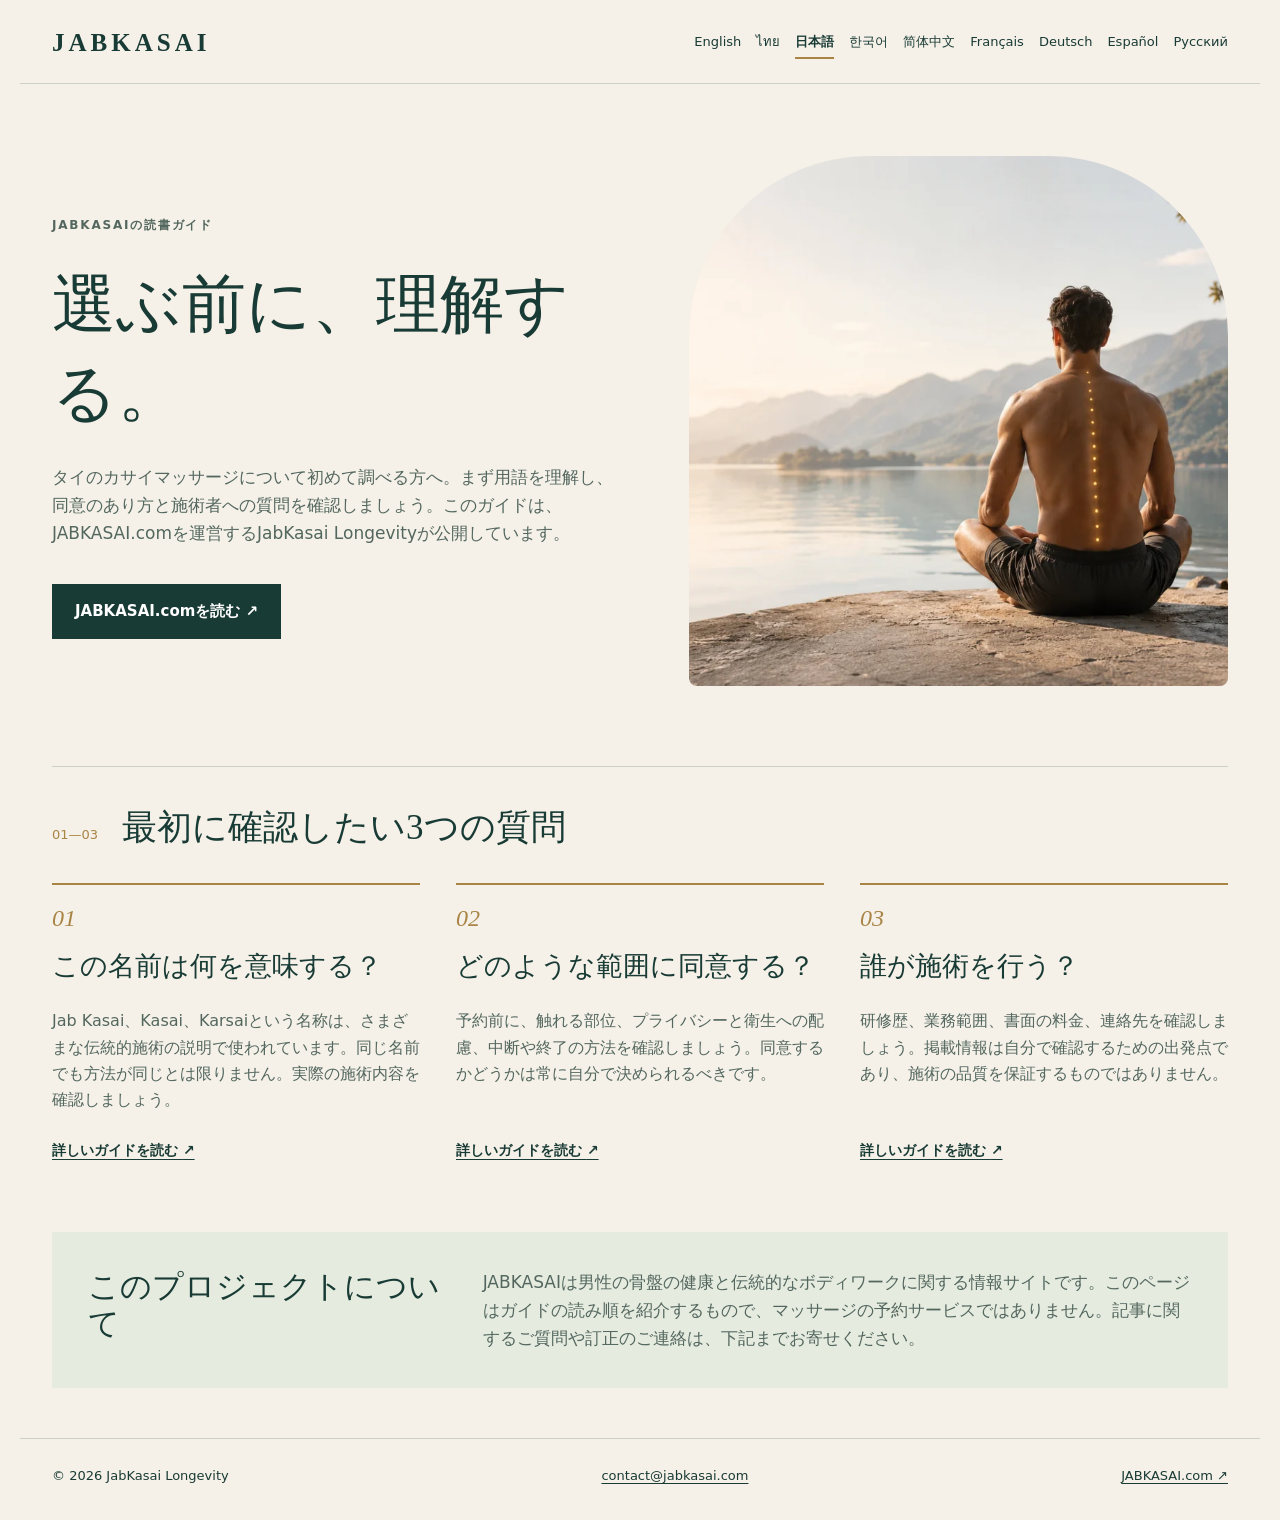
<file: jp/index.html>
<!doctype html>
<html lang="ja"><head><meta charset="utf-8"><meta name="viewport" content="width=device-width,initial-scale=1"><title>JABKASAI | 選ぶ前に、理解する。</title><meta name="description" content="タイのカサイマッサージについて初めて調べる方へ。まず用語を理解し、同意のあり方と施術者への質問を確認しましょう。このガイドは、JABKASAI.comを運営するJabKasai Longevityが公開しています。"><meta name="robots" content="index,follow"><link rel="canonical" href="https://fdpfredvdb.github.io/jabkasai-guide/jp/"><link rel="alternate" hreflang="en" href="https://fdpfredvdb.github.io/jabkasai-guide/">
<link rel="alternate" hreflang="th" href="https://fdpfredvdb.github.io/jabkasai-guide/th/">
<link rel="alternate" hreflang="ja" href="https://fdpfredvdb.github.io/jabkasai-guide/jp/">
<link rel="alternate" hreflang="ko" href="https://fdpfredvdb.github.io/jabkasai-guide/kr/">
<link rel="alternate" hreflang="zh-CN" href="https://fdpfredvdb.github.io/jabkasai-guide/ch/">
<link rel="alternate" hreflang="fr" href="https://fdpfredvdb.github.io/jabkasai-guide/fr/">
<link rel="alternate" hreflang="de" href="https://fdpfredvdb.github.io/jabkasai-guide/de/">
<link rel="alternate" hreflang="es" href="https://fdpfredvdb.github.io/jabkasai-guide/es/">
<link rel="alternate" hreflang="ru" href="https://fdpfredvdb.github.io/jabkasai-guide/ru/">
<link rel="alternate" hreflang="x-default" href="https://fdpfredvdb.github.io/jabkasai-guide/"><link rel="stylesheet" href="../assets/style.css"><link rel="icon" type="image/svg+xml" href="../assets/favicon.svg"><meta property="og:type" content="website"><meta property="og:title" content="JABKASAI | 選ぶ前に、理解する。"><meta property="og:description" content="タイのカサイマッサージについて初めて調べる方へ。まず用語を理解し、同意のあり方と施術者への質問を確認しましょう。このガイドは、JABKASAI.comを運営するJabKasai Longevityが公開しています。"><meta property="og:url" content="https://fdpfredvdb.github.io/jabkasai-guide/jp/"><meta property="og:image" content="https://fdpfredvdb.github.io/jabkasai-guide/assets/hero.webp"><meta name="twitter:card" content="summary_large_image"><script type="application/ld+json">{"@context": "https://schema.org", "@type": "WebPage", "@id": "https://fdpfredvdb.github.io/jabkasai-guide/jp/#page", "url": "https://fdpfredvdb.github.io/jabkasai-guide/jp/", "name": "JABKASAI | 選ぶ前に、理解する。", "description": "タイのカサイマッサージについて初めて調べる方へ。まず用語を理解し、同意のあり方と施術者への質問を確認しましょう。このガイドは、JABKASAI.comを運営するJabKasai Longevityが公開しています。", "inLanguage": "ja", "publisher": {"@type": "Organization", "@id": "https://www.jabkasai.com/#organization", "name": "JabKasai Longevity", "url": "https://www.jabkasai.com/", "email": "contact@jabkasai.com"}, "about": {"@type": "WebSite", "@id": "https://www.jabkasai.com/#website", "name": "JABKASAI", "url": "https://www.jabkasai.com/"}}</script></head>
<body><a class="skip" href="#main">最初に確認したい3つの質問</a><header><a class="brand" href="https://www.jabkasai.com/jp/">JABKASAI</a><nav aria-label="Language"><a href="../" lang="en" hreflang="en">English</a><a href="../th/" lang="th" hreflang="th">ไทย</a><a href="../jp/" lang="ja" hreflang="ja" aria-current="page">日本語</a><a href="../kr/" lang="ko" hreflang="ko">한국어</a><a href="../ch/" lang="zh-CN" hreflang="zh-CN">简体中文</a><a href="../fr/" lang="fr" hreflang="fr">Français</a><a href="../de/" lang="de" hreflang="de">Deutsch</a><a href="../es/" lang="es" hreflang="es">Español</a><a href="../ru/" lang="ru" hreflang="ru">Русский</a></nav></header><main id="main"><section class="hero"><div><p class="eyebrow">JABKASAIの読書ガイド</p><h1>選ぶ前に、理解する。</h1><p>タイのカサイマッサージについて初めて調べる方へ。まず用語を理解し、同意のあり方と施術者への質問を確認しましょう。このガイドは、JABKASAI.comを運営するJabKasai Longevityが公開しています。</p><a class="button" href="https://www.jabkasai.com/jp/">JABKASAI.comを読む <span aria-hidden="true">↗</span></a></div><img src="../assets/hero.webp" alt="" width="1400" height="1000" fetchpriority="high"></section><section aria-labelledby="questions"><div class="section-head"><span aria-hidden="true">01—03</span><h2 id="questions">最初に確認したい3つの質問</h2></div><div class="cards"><article class="card"><span class="number" aria-hidden="true">01</span><h3>この名前は何を意味する？</h3><p>Jab Kasai、Kasai、Karsaiという名称は、さまざまな伝統的施術の説明で使われています。同じ名前でも方法が同じとは限りません。実際の施術内容を確認しましょう。</p><a href="https://www.jabkasai.com/jp/what-is-jab-kasai">詳しいガイドを読む <span aria-hidden="true">↗</span></a></article><article class="card"><span class="number" aria-hidden="true">02</span><h3>どのような範囲に同意する？</h3><p>予約前に、触れる部位、プライバシーと衛生への配慮、中断や終了の方法を確認しましょう。同意するかどうかは常に自分で決められるべきです。</p><a href="https://www.jabkasai.com/jp/safety-ethics">詳しいガイドを読む <span aria-hidden="true">↗</span></a></article><article class="card"><span class="number" aria-hidden="true">03</span><h3>誰が施術を行う？</h3><p>研修歴、業務範囲、書面の料金、連絡先を確認しましょう。掲載情報は自分で確認するための出発点であり、施術の品質を保証するものではありません。</p><a href="https://www.jabkasai.com/jp/choose-a-serious-practitioner">詳しいガイドを読む <span aria-hidden="true">↗</span></a></article></div></section><section class="about"><h2>このプロジェクトについて</h2><p>JABKASAIは男性の骨盤の健康と伝統的なボディワークに関する情報サイトです。このページはガイドの読み順を紹介するもので、マッサージの予約サービスではありません。記事に関するご質問や訂正のご連絡は、下記までお寄せください。</p></section></main><footer><span>© 2026 JabKasai Longevity</span><a href="mailto:contact@jabkasai.com">contact@jabkasai.com</a><a href="https://www.jabkasai.com/jp/editorial-policy">JABKASAI.com ↗</a></footer></body></html>
</file>
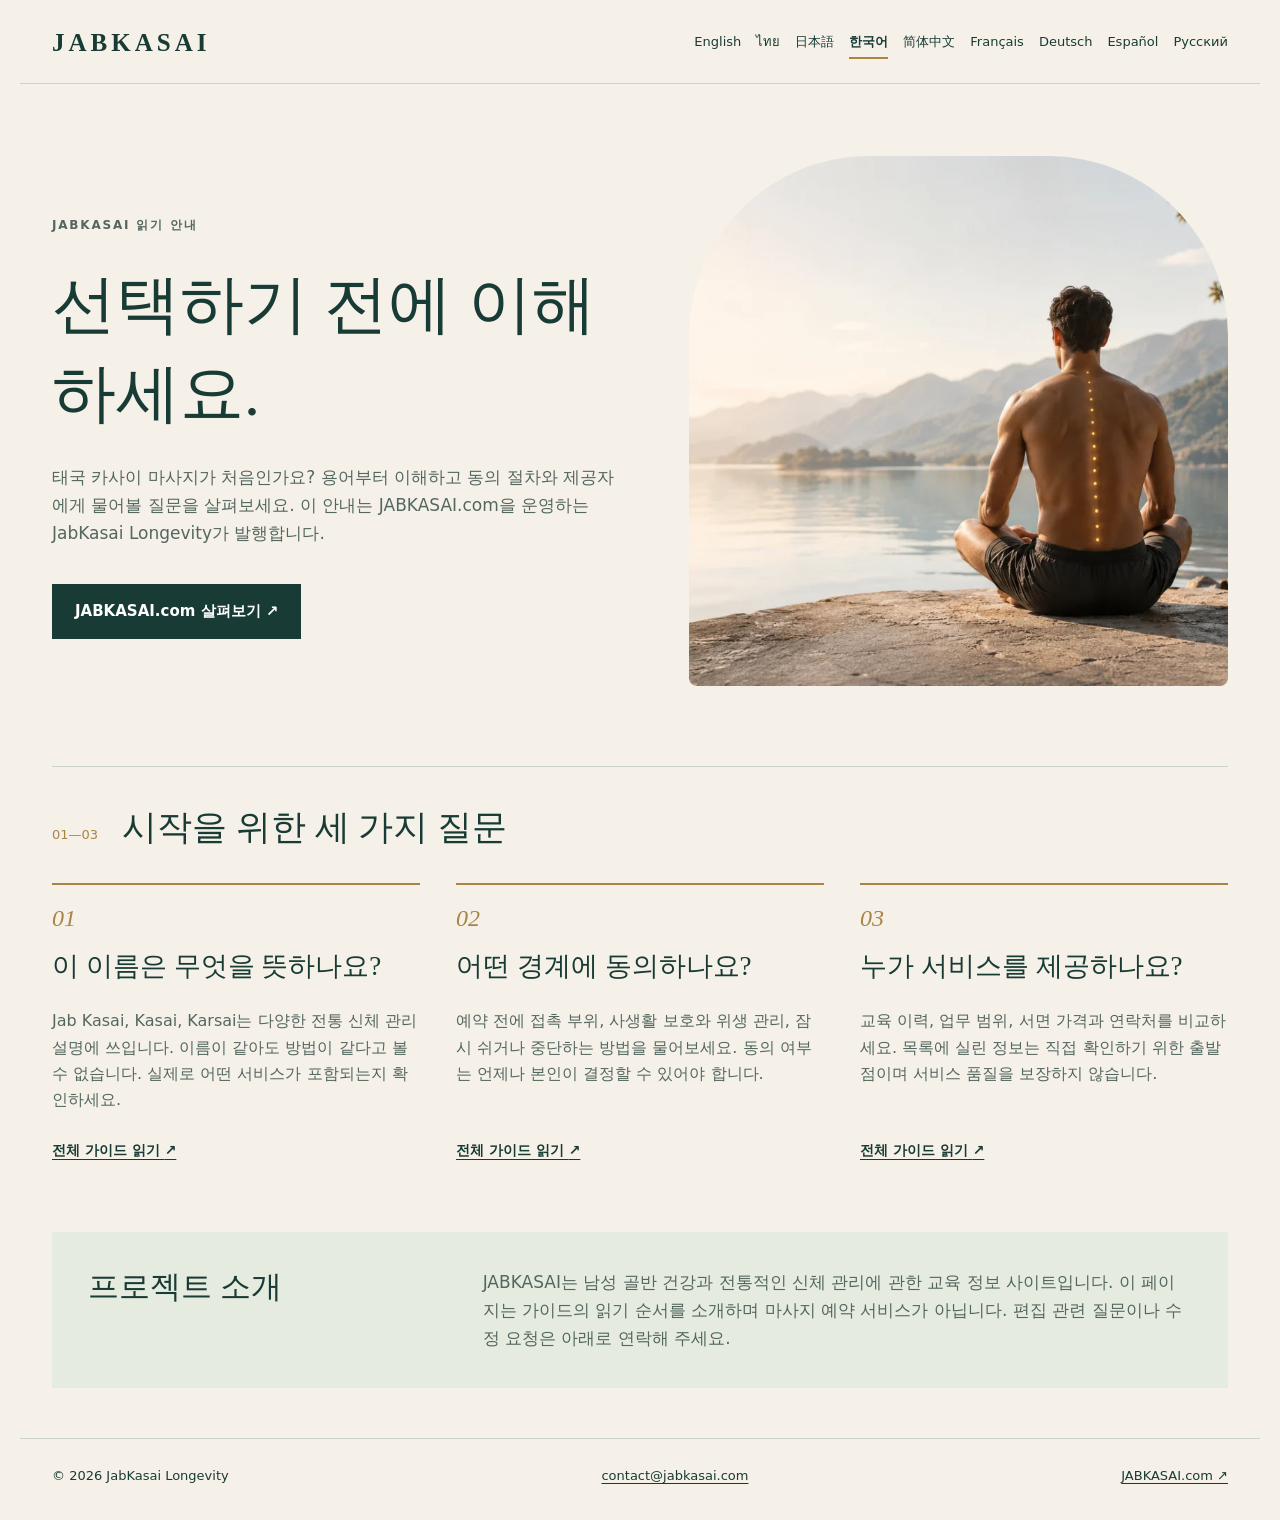
<file: kr/index.html>
<!doctype html>
<html lang="ko"><head><meta charset="utf-8"><meta name="viewport" content="width=device-width,initial-scale=1"><title>JABKASAI | 선택하기 전에 이해하세요.</title><meta name="description" content="태국 카사이 마사지가 처음인가요? 용어부터 이해하고 동의 절차와 제공자에게 물어볼 질문을 살펴보세요. 이 안내는 JABKASAI.com을 운영하는 JabKasai Longevity가 발행합니다."><meta name="robots" content="index,follow"><link rel="canonical" href="https://fdpfredvdb.github.io/jabkasai-guide/kr/"><link rel="alternate" hreflang="en" href="https://fdpfredvdb.github.io/jabkasai-guide/">
<link rel="alternate" hreflang="th" href="https://fdpfredvdb.github.io/jabkasai-guide/th/">
<link rel="alternate" hreflang="ja" href="https://fdpfredvdb.github.io/jabkasai-guide/jp/">
<link rel="alternate" hreflang="ko" href="https://fdpfredvdb.github.io/jabkasai-guide/kr/">
<link rel="alternate" hreflang="zh-CN" href="https://fdpfredvdb.github.io/jabkasai-guide/ch/">
<link rel="alternate" hreflang="fr" href="https://fdpfredvdb.github.io/jabkasai-guide/fr/">
<link rel="alternate" hreflang="de" href="https://fdpfredvdb.github.io/jabkasai-guide/de/">
<link rel="alternate" hreflang="es" href="https://fdpfredvdb.github.io/jabkasai-guide/es/">
<link rel="alternate" hreflang="ru" href="https://fdpfredvdb.github.io/jabkasai-guide/ru/">
<link rel="alternate" hreflang="x-default" href="https://fdpfredvdb.github.io/jabkasai-guide/"><link rel="stylesheet" href="../assets/style.css"><link rel="icon" type="image/svg+xml" href="../assets/favicon.svg"><meta property="og:type" content="website"><meta property="og:title" content="JABKASAI | 선택하기 전에 이해하세요."><meta property="og:description" content="태국 카사이 마사지가 처음인가요? 용어부터 이해하고 동의 절차와 제공자에게 물어볼 질문을 살펴보세요. 이 안내는 JABKASAI.com을 운영하는 JabKasai Longevity가 발행합니다."><meta property="og:url" content="https://fdpfredvdb.github.io/jabkasai-guide/kr/"><meta property="og:image" content="https://fdpfredvdb.github.io/jabkasai-guide/assets/hero.webp"><meta name="twitter:card" content="summary_large_image"><script type="application/ld+json">{"@context": "https://schema.org", "@type": "WebPage", "@id": "https://fdpfredvdb.github.io/jabkasai-guide/kr/#page", "url": "https://fdpfredvdb.github.io/jabkasai-guide/kr/", "name": "JABKASAI | 선택하기 전에 이해하세요.", "description": "태국 카사이 마사지가 처음인가요? 용어부터 이해하고 동의 절차와 제공자에게 물어볼 질문을 살펴보세요. 이 안내는 JABKASAI.com을 운영하는 JabKasai Longevity가 발행합니다.", "inLanguage": "ko", "publisher": {"@type": "Organization", "@id": "https://www.jabkasai.com/#organization", "name": "JabKasai Longevity", "url": "https://www.jabkasai.com/", "email": "contact@jabkasai.com"}, "about": {"@type": "WebSite", "@id": "https://www.jabkasai.com/#website", "name": "JABKASAI", "url": "https://www.jabkasai.com/"}}</script></head>
<body><a class="skip" href="#main">시작을 위한 세 가지 질문</a><header><a class="brand" href="https://www.jabkasai.com/kr/">JABKASAI</a><nav aria-label="Language"><a href="../" lang="en" hreflang="en">English</a><a href="../th/" lang="th" hreflang="th">ไทย</a><a href="../jp/" lang="ja" hreflang="ja">日本語</a><a href="../kr/" lang="ko" hreflang="ko" aria-current="page">한국어</a><a href="../ch/" lang="zh-CN" hreflang="zh-CN">简体中文</a><a href="../fr/" lang="fr" hreflang="fr">Français</a><a href="../de/" lang="de" hreflang="de">Deutsch</a><a href="../es/" lang="es" hreflang="es">Español</a><a href="../ru/" lang="ru" hreflang="ru">Русский</a></nav></header><main id="main"><section class="hero"><div><p class="eyebrow">JABKASAI 읽기 안내</p><h1>선택하기 전에 이해하세요.</h1><p>태국 카사이 마사지가 처음인가요? 용어부터 이해하고 동의 절차와 제공자에게 물어볼 질문을 살펴보세요. 이 안내는 JABKASAI.com을 운영하는 JabKasai Longevity가 발행합니다.</p><a class="button" href="https://www.jabkasai.com/kr/">JABKASAI.com 살펴보기 <span aria-hidden="true">↗</span></a></div><img src="../assets/hero.webp" alt="" width="1400" height="1000" fetchpriority="high"></section><section aria-labelledby="questions"><div class="section-head"><span aria-hidden="true">01—03</span><h2 id="questions">시작을 위한 세 가지 질문</h2></div><div class="cards"><article class="card"><span class="number" aria-hidden="true">01</span><h3>이 이름은 무엇을 뜻하나요?</h3><p>Jab Kasai, Kasai, Karsai는 다양한 전통 신체 관리 설명에 쓰입니다. 이름이 같아도 방법이 같다고 볼 수 없습니다. 실제로 어떤 서비스가 포함되는지 확인하세요.</p><a href="https://www.jabkasai.com/kr/what-is-jab-kasai">전체 가이드 읽기 <span aria-hidden="true">↗</span></a></article><article class="card"><span class="number" aria-hidden="true">02</span><h3>어떤 경계에 동의하나요?</h3><p>예약 전에 접촉 부위, 사생활 보호와 위생 관리, 잠시 쉬거나 중단하는 방법을 물어보세요. 동의 여부는 언제나 본인이 결정할 수 있어야 합니다.</p><a href="https://www.jabkasai.com/kr/safety-ethics">전체 가이드 읽기 <span aria-hidden="true">↗</span></a></article><article class="card"><span class="number" aria-hidden="true">03</span><h3>누가 서비스를 제공하나요?</h3><p>교육 이력, 업무 범위, 서면 가격과 연락처를 비교하세요. 목록에 실린 정보는 직접 확인하기 위한 출발점이며 서비스 품질을 보장하지 않습니다.</p><a href="https://www.jabkasai.com/kr/choose-a-serious-practitioner">전체 가이드 읽기 <span aria-hidden="true">↗</span></a></article></div></section><section class="about"><h2>프로젝트 소개</h2><p>JABKASAI는 남성 골반 건강과 전통적인 신체 관리에 관한 교육 정보 사이트입니다. 이 페이지는 가이드의 읽기 순서를 소개하며 마사지 예약 서비스가 아닙니다. 편집 관련 질문이나 수정 요청은 아래로 연락해 주세요.</p></section></main><footer><span>© 2026 JabKasai Longevity</span><a href="mailto:contact@jabkasai.com">contact@jabkasai.com</a><a href="https://www.jabkasai.com/kr/editorial-policy">JABKASAI.com ↗</a></footer></body></html>
</file>
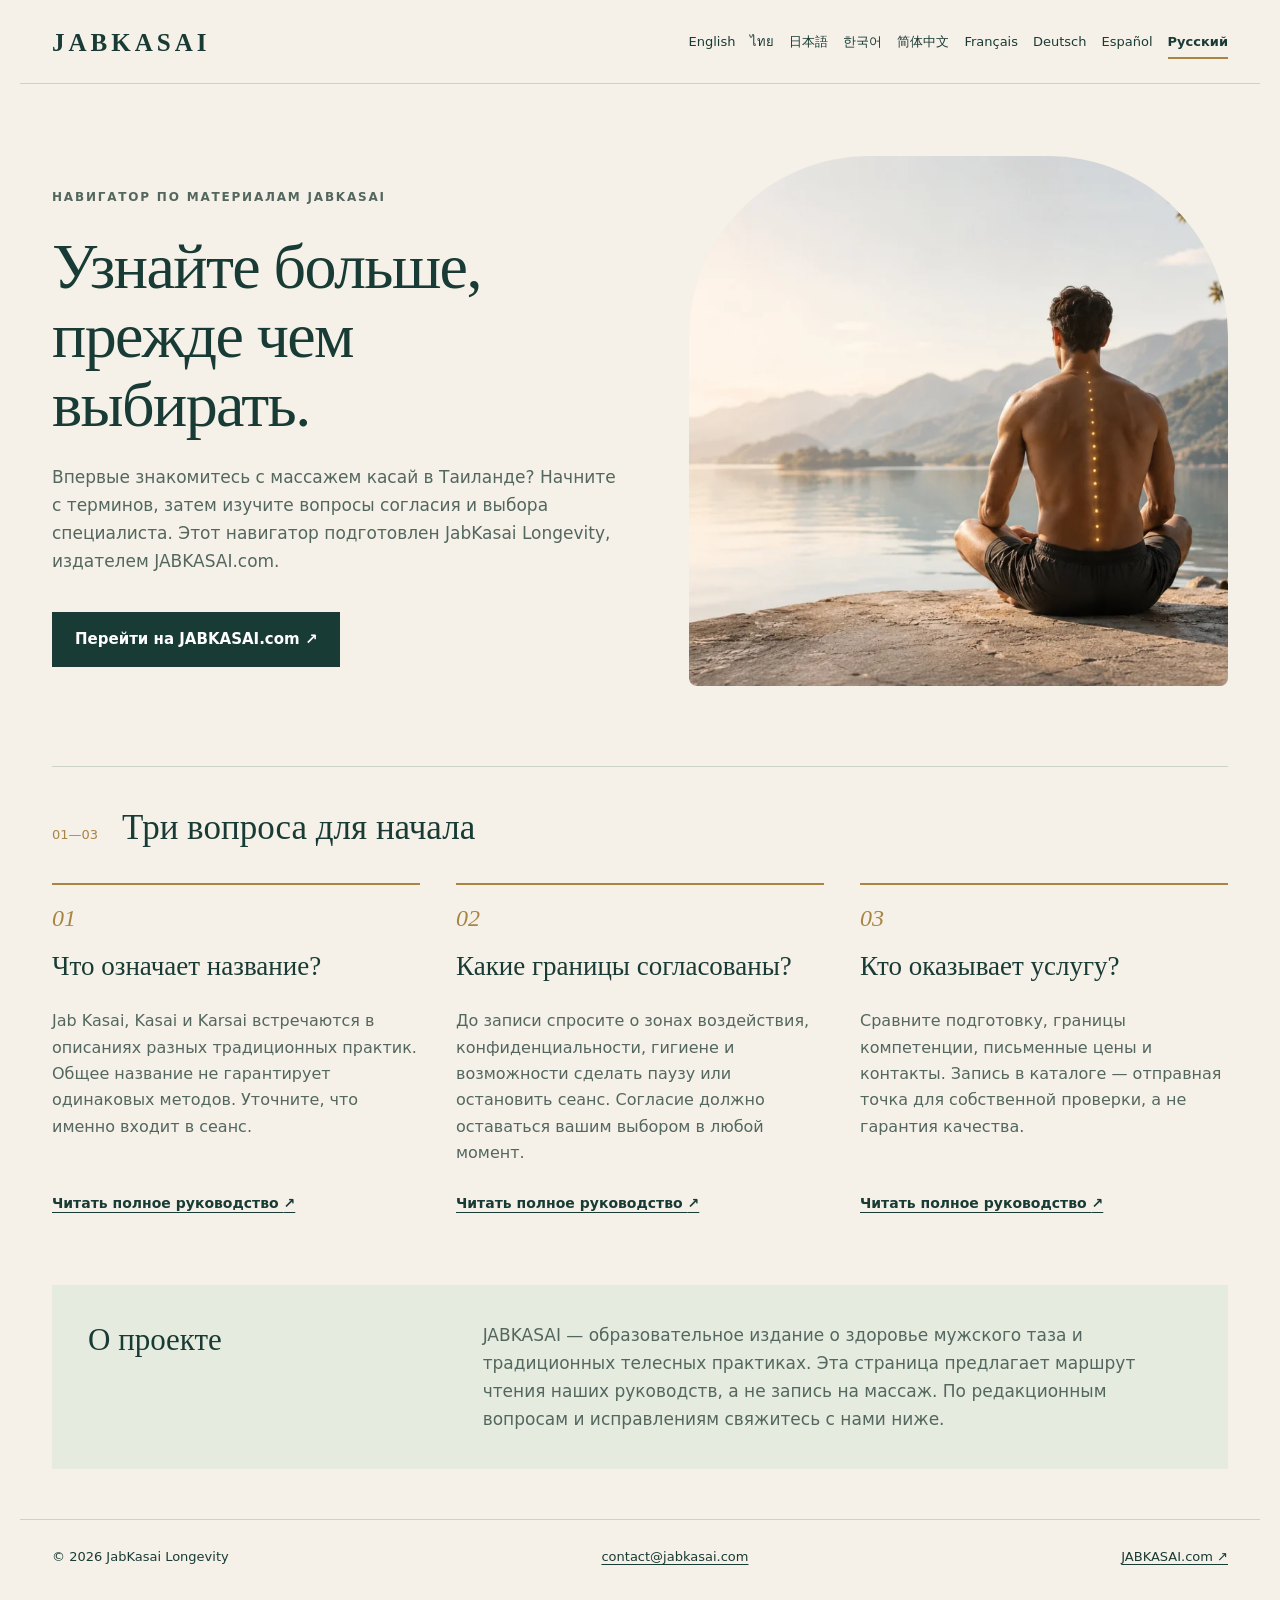
<file: ru/index.html>
<!doctype html>
<html lang="ru"><head><meta charset="utf-8"><meta name="viewport" content="width=device-width,initial-scale=1"><title>JABKASAI | Узнайте больше, прежде чем выбирать.</title><meta name="description" content="Впервые знакомитесь с массажем касай в Таиланде? Начните с терминов, затем изучите вопросы согласия и выбора специалиста. Этот навигатор подготовлен JabKasai Longevity, издателем JABKASAI.com."><meta name="robots" content="index,follow"><link rel="canonical" href="https://fdpfredvdb.github.io/jabkasai-guide/ru/"><link rel="alternate" hreflang="en" href="https://fdpfredvdb.github.io/jabkasai-guide/">
<link rel="alternate" hreflang="th" href="https://fdpfredvdb.github.io/jabkasai-guide/th/">
<link rel="alternate" hreflang="ja" href="https://fdpfredvdb.github.io/jabkasai-guide/jp/">
<link rel="alternate" hreflang="ko" href="https://fdpfredvdb.github.io/jabkasai-guide/kr/">
<link rel="alternate" hreflang="zh-CN" href="https://fdpfredvdb.github.io/jabkasai-guide/ch/">
<link rel="alternate" hreflang="fr" href="https://fdpfredvdb.github.io/jabkasai-guide/fr/">
<link rel="alternate" hreflang="de" href="https://fdpfredvdb.github.io/jabkasai-guide/de/">
<link rel="alternate" hreflang="es" href="https://fdpfredvdb.github.io/jabkasai-guide/es/">
<link rel="alternate" hreflang="ru" href="https://fdpfredvdb.github.io/jabkasai-guide/ru/">
<link rel="alternate" hreflang="x-default" href="https://fdpfredvdb.github.io/jabkasai-guide/"><link rel="stylesheet" href="../assets/style.css"><link rel="icon" type="image/svg+xml" href="../assets/favicon.svg"><meta property="og:type" content="website"><meta property="og:title" content="JABKASAI | Узнайте больше, прежде чем выбирать."><meta property="og:description" content="Впервые знакомитесь с массажем касай в Таиланде? Начните с терминов, затем изучите вопросы согласия и выбора специалиста. Этот навигатор подготовлен JabKasai Longevity, издателем JABKASAI.com."><meta property="og:url" content="https://fdpfredvdb.github.io/jabkasai-guide/ru/"><meta property="og:image" content="https://fdpfredvdb.github.io/jabkasai-guide/assets/hero.webp"><meta name="twitter:card" content="summary_large_image"><script type="application/ld+json">{"@context": "https://schema.org", "@type": "WebPage", "@id": "https://fdpfredvdb.github.io/jabkasai-guide/ru/#page", "url": "https://fdpfredvdb.github.io/jabkasai-guide/ru/", "name": "JABKASAI | Узнайте больше, прежде чем выбирать.", "description": "Впервые знакомитесь с массажем касай в Таиланде? Начните с терминов, затем изучите вопросы согласия и выбора специалиста. Этот навигатор подготовлен JabKasai Longevity, издателем JABKASAI.com.", "inLanguage": "ru", "publisher": {"@type": "Organization", "@id": "https://www.jabkasai.com/#organization", "name": "JabKasai Longevity", "url": "https://www.jabkasai.com/", "email": "contact@jabkasai.com"}, "about": {"@type": "WebSite", "@id": "https://www.jabkasai.com/#website", "name": "JABKASAI", "url": "https://www.jabkasai.com/"}}</script></head>
<body><a class="skip" href="#main">Три вопроса для начала</a><header><a class="brand" href="https://www.jabkasai.com/ru/">JABKASAI</a><nav aria-label="Language"><a href="../" lang="en" hreflang="en">English</a><a href="../th/" lang="th" hreflang="th">ไทย</a><a href="../jp/" lang="ja" hreflang="ja">日本語</a><a href="../kr/" lang="ko" hreflang="ko">한국어</a><a href="../ch/" lang="zh-CN" hreflang="zh-CN">简体中文</a><a href="../fr/" lang="fr" hreflang="fr">Français</a><a href="../de/" lang="de" hreflang="de">Deutsch</a><a href="../es/" lang="es" hreflang="es">Español</a><a href="../ru/" lang="ru" hreflang="ru" aria-current="page">Русский</a></nav></header><main id="main"><section class="hero"><div><p class="eyebrow">Навигатор по материалам JABKASAI</p><h1>Узнайте больше, прежде чем выбирать.</h1><p>Впервые знакомитесь с массажем касай в Таиланде? Начните с терминов, затем изучите вопросы согласия и выбора специалиста. Этот навигатор подготовлен JabKasai Longevity, издателем JABKASAI.com.</p><a class="button" href="https://www.jabkasai.com/ru/">Перейти на JABKASAI.com <span aria-hidden="true">↗</span></a></div><img src="../assets/hero.webp" alt="" width="1400" height="1000" fetchpriority="high"></section><section aria-labelledby="questions"><div class="section-head"><span aria-hidden="true">01—03</span><h2 id="questions">Три вопроса для начала</h2></div><div class="cards"><article class="card"><span class="number" aria-hidden="true">01</span><h3>Что означает название?</h3><p>Jab Kasai, Kasai и Karsai встречаются в описаниях разных традиционных практик. Общее название не гарантирует одинаковых методов. Уточните, что именно входит в сеанс.</p><a href="https://www.jabkasai.com/ru/what-is-jab-kasai">Читать полное руководство <span aria-hidden="true">↗</span></a></article><article class="card"><span class="number" aria-hidden="true">02</span><h3>Какие границы согласованы?</h3><p>До записи спросите о зонах воздействия, конфиденциальности, гигиене и возможности сделать паузу или остановить сеанс. Согласие должно оставаться вашим выбором в любой момент.</p><a href="https://www.jabkasai.com/ru/safety-ethics">Читать полное руководство <span aria-hidden="true">↗</span></a></article><article class="card"><span class="number" aria-hidden="true">03</span><h3>Кто оказывает услугу?</h3><p>Сравните подготовку, границы компетенции, письменные цены и контакты. Запись в каталоге — отправная точка для собственной проверки, а не гарантия качества.</p><a href="https://www.jabkasai.com/ru/choose-a-serious-practitioner">Читать полное руководство <span aria-hidden="true">↗</span></a></article></div></section><section class="about"><h2>О проекте</h2><p>JABKASAI — образовательное издание о здоровье мужского таза и традиционных телесных практиках. Эта страница предлагает маршрут чтения наших руководств, а не запись на массаж. По редакционным вопросам и исправлениям свяжитесь с нами ниже.</p></section></main><footer><span>© 2026 JabKasai Longevity</span><a href="mailto:contact@jabkasai.com">contact@jabkasai.com</a><a href="https://www.jabkasai.com/ru/editorial-policy">JABKASAI.com ↗</a></footer></body></html>
</file>
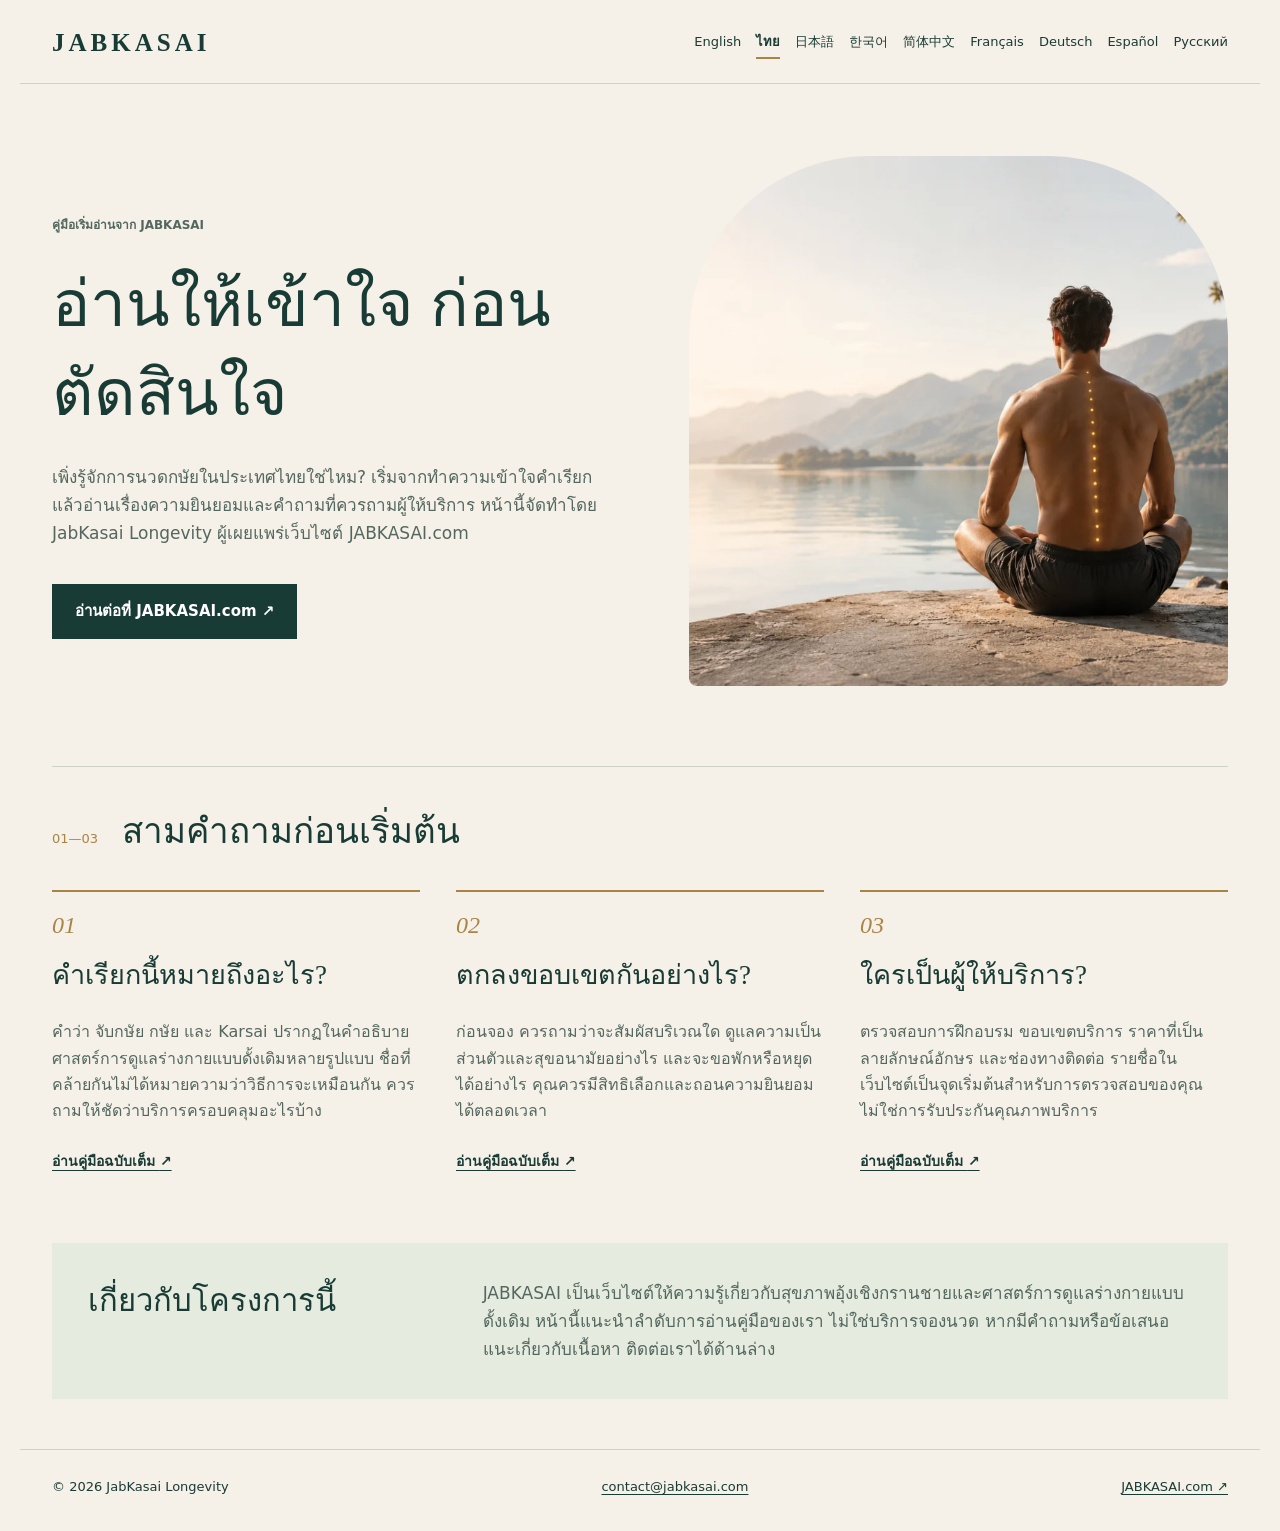
<file: th/index.html>
<!doctype html>
<html lang="th"><head><meta charset="utf-8"><meta name="viewport" content="width=device-width,initial-scale=1"><title>JABKASAI | อ่านให้เข้าใจ ก่อนตัดสินใจ</title><meta name="description" content="เพิ่งรู้จักการนวดกษัยในประเทศไทยใช่ไหม? เริ่มจากทำความเข้าใจคำเรียก แล้วอ่านเรื่องความยินยอมและคำถามที่ควรถามผู้ให้บริการ หน้านี้จัดทำโดย JabKasai Longevity ผู้เผยแพร่เว็บไซต์ JABKASAI.com"><meta name="robots" content="index,follow"><link rel="canonical" href="https://fdpfredvdb.github.io/jabkasai-guide/th/"><link rel="alternate" hreflang="en" href="https://fdpfredvdb.github.io/jabkasai-guide/">
<link rel="alternate" hreflang="th" href="https://fdpfredvdb.github.io/jabkasai-guide/th/">
<link rel="alternate" hreflang="ja" href="https://fdpfredvdb.github.io/jabkasai-guide/jp/">
<link rel="alternate" hreflang="ko" href="https://fdpfredvdb.github.io/jabkasai-guide/kr/">
<link rel="alternate" hreflang="zh-CN" href="https://fdpfredvdb.github.io/jabkasai-guide/ch/">
<link rel="alternate" hreflang="fr" href="https://fdpfredvdb.github.io/jabkasai-guide/fr/">
<link rel="alternate" hreflang="de" href="https://fdpfredvdb.github.io/jabkasai-guide/de/">
<link rel="alternate" hreflang="es" href="https://fdpfredvdb.github.io/jabkasai-guide/es/">
<link rel="alternate" hreflang="ru" href="https://fdpfredvdb.github.io/jabkasai-guide/ru/">
<link rel="alternate" hreflang="x-default" href="https://fdpfredvdb.github.io/jabkasai-guide/"><link rel="stylesheet" href="../assets/style.css"><link rel="icon" type="image/svg+xml" href="../assets/favicon.svg"><meta property="og:type" content="website"><meta property="og:title" content="JABKASAI | อ่านให้เข้าใจ ก่อนตัดสินใจ"><meta property="og:description" content="เพิ่งรู้จักการนวดกษัยในประเทศไทยใช่ไหม? เริ่มจากทำความเข้าใจคำเรียก แล้วอ่านเรื่องความยินยอมและคำถามที่ควรถามผู้ให้บริการ หน้านี้จัดทำโดย JabKasai Longevity ผู้เผยแพร่เว็บไซต์ JABKASAI.com"><meta property="og:url" content="https://fdpfredvdb.github.io/jabkasai-guide/th/"><meta property="og:image" content="https://fdpfredvdb.github.io/jabkasai-guide/assets/hero.webp"><meta name="twitter:card" content="summary_large_image"><script type="application/ld+json">{"@context": "https://schema.org", "@type": "WebPage", "@id": "https://fdpfredvdb.github.io/jabkasai-guide/th/#page", "url": "https://fdpfredvdb.github.io/jabkasai-guide/th/", "name": "JABKASAI | อ่านให้เข้าใจ ก่อนตัดสินใจ", "description": "เพิ่งรู้จักการนวดกษัยในประเทศไทยใช่ไหม? เริ่มจากทำความเข้าใจคำเรียก แล้วอ่านเรื่องความยินยอมและคำถามที่ควรถามผู้ให้บริการ หน้านี้จัดทำโดย JabKasai Longevity ผู้เผยแพร่เว็บไซต์ JABKASAI.com", "inLanguage": "th", "publisher": {"@type": "Organization", "@id": "https://www.jabkasai.com/#organization", "name": "JabKasai Longevity", "url": "https://www.jabkasai.com/", "email": "contact@jabkasai.com"}, "about": {"@type": "WebSite", "@id": "https://www.jabkasai.com/#website", "name": "JABKASAI", "url": "https://www.jabkasai.com/"}}</script></head>
<body><a class="skip" href="#main">สามคำถามก่อนเริ่มต้น</a><header><a class="brand" href="https://www.jabkasai.com/th/">JABKASAI</a><nav aria-label="Language"><a href="../" lang="en" hreflang="en">English</a><a href="../th/" lang="th" hreflang="th" aria-current="page">ไทย</a><a href="../jp/" lang="ja" hreflang="ja">日本語</a><a href="../kr/" lang="ko" hreflang="ko">한국어</a><a href="../ch/" lang="zh-CN" hreflang="zh-CN">简体中文</a><a href="../fr/" lang="fr" hreflang="fr">Français</a><a href="../de/" lang="de" hreflang="de">Deutsch</a><a href="../es/" lang="es" hreflang="es">Español</a><a href="../ru/" lang="ru" hreflang="ru">Русский</a></nav></header><main id="main"><section class="hero"><div><p class="eyebrow">คู่มือเริ่มอ่านจาก JABKASAI</p><h1>อ่านให้เข้าใจ ก่อนตัดสินใจ</h1><p>เพิ่งรู้จักการนวดกษัยในประเทศไทยใช่ไหม? เริ่มจากทำความเข้าใจคำเรียก แล้วอ่านเรื่องความยินยอมและคำถามที่ควรถามผู้ให้บริการ หน้านี้จัดทำโดย JabKasai Longevity ผู้เผยแพร่เว็บไซต์ JABKASAI.com</p><a class="button" href="https://www.jabkasai.com/th/">อ่านต่อที่ JABKASAI.com <span aria-hidden="true">↗</span></a></div><img src="../assets/hero.webp" alt="" width="1400" height="1000" fetchpriority="high"></section><section aria-labelledby="questions"><div class="section-head"><span aria-hidden="true">01—03</span><h2 id="questions">สามคำถามก่อนเริ่มต้น</h2></div><div class="cards"><article class="card"><span class="number" aria-hidden="true">01</span><h3>คำเรียกนี้หมายถึงอะไร?</h3><p>คำว่า จับกษัย กษัย และ Karsai ปรากฏในคำอธิบายศาสตร์การดูแลร่างกายแบบดั้งเดิมหลายรูปแบบ ชื่อที่คล้ายกันไม่ได้หมายความว่าวิธีการจะเหมือนกัน ควรถามให้ชัดว่าบริการครอบคลุมอะไรบ้าง</p><a href="https://www.jabkasai.com/th/what-is-jab-kasai">อ่านคู่มือฉบับเต็ม <span aria-hidden="true">↗</span></a></article><article class="card"><span class="number" aria-hidden="true">02</span><h3>ตกลงขอบเขตกันอย่างไร?</h3><p>ก่อนจอง ควรถามว่าจะสัมผัสบริเวณใด ดูแลความเป็นส่วนตัวและสุขอนามัยอย่างไร และจะขอพักหรือหยุดได้อย่างไร คุณควรมีสิทธิเลือกและถอนความยินยอมได้ตลอดเวลา</p><a href="https://www.jabkasai.com/th/safety-ethics">อ่านคู่มือฉบับเต็ม <span aria-hidden="true">↗</span></a></article><article class="card"><span class="number" aria-hidden="true">03</span><h3>ใครเป็นผู้ให้บริการ?</h3><p>ตรวจสอบการฝึกอบรม ขอบเขตบริการ ราคาที่เป็นลายลักษณ์อักษร และช่องทางติดต่อ รายชื่อในเว็บไซต์เป็นจุดเริ่มต้นสำหรับการตรวจสอบของคุณ ไม่ใช่การรับประกันคุณภาพบริการ</p><a href="https://www.jabkasai.com/th/choose-a-serious-practitioner">อ่านคู่มือฉบับเต็ม <span aria-hidden="true">↗</span></a></article></div></section><section class="about"><h2>เกี่ยวกับโครงการนี้</h2><p>JABKASAI เป็นเว็บไซต์ให้ความรู้เกี่ยวกับสุขภาพอุ้งเชิงกรานชายและศาสตร์การดูแลร่างกายแบบดั้งเดิม หน้านี้แนะนำลำดับการอ่านคู่มือของเรา ไม่ใช่บริการจองนวด หากมีคำถามหรือข้อเสนอแนะเกี่ยวกับเนื้อหา ติดต่อเราได้ด้านล่าง</p></section></main><footer><span>© 2026 JabKasai Longevity</span><a href="mailto:contact@jabkasai.com">contact@jabkasai.com</a><a href="https://www.jabkasai.com/th/editorial-policy">JABKASAI.com ↗</a></footer></body></html>
</file>
<file: assets/style.css>
:root{--ink:#193b35;--paper:#f5f1e8;--gold:#a88445;--muted:#53675f;--line:#cbd3c9}*{box-sizing:border-box}html{scroll-behavior:smooth}body{margin:0;background:var(--paper);color:var(--ink);font:17px/1.65 system-ui,-apple-system,BlinkMacSystemFont,"Segoe UI",sans-serif}a{color:inherit;text-underline-offset:.25em}a:focus-visible{outline:3px solid var(--gold);outline-offset:5px}header,main,footer{max-width:1240px;margin:auto;padding:0 32px}header{display:flex;align-items:center;justify-content:space-between;gap:24px;padding-top:26px;padding-bottom:24px;border-bottom:1px solid var(--line)}.brand{font:600 25px Georgia,serif;letter-spacing:.16em;text-decoration:none;white-space:nowrap}nav{display:flex;flex-wrap:wrap;justify-content:flex-end;gap:4px 15px;font-size:13px}nav a{padding:5px 0;text-decoration:none}nav a[aria-current]{border-bottom:2px solid var(--gold);font-weight:700}.hero{display:grid;grid-template-columns:1.05fr 1fr;gap:72px;align-items:center;padding:72px 0}.eyebrow{text-transform:uppercase;letter-spacing:.15em;font-size:12px;font-weight:700}.hero h1{font:500 clamp(42px,5vw,76px)/1.08 Georgia,serif;margin:24px 0;letter-spacing:-.025em;overflow-wrap:anywhere}.hero p{color:var(--muted);max-width:55ch}.hero img{width:100%;height:530px;object-fit:cover;object-position:80% center;border-radius:180px 180px 8px 8px}.button{display:inline-block;background:var(--ink);color:white;text-decoration:none;font-size:15px;font-weight:600;padding:15px 23px;margin-top:20px}.section-head{display:flex;gap:24px;align-items:baseline;border-top:1px solid var(--line);padding-top:40px;margin-top:8px}.section-head h2{font:400 35px/1.2 Georgia,serif;margin:0 0 34px}.section-head span{color:var(--gold);font-size:13px}.cards{display:grid;grid-template-columns:repeat(3,minmax(0,1fr));gap:36px}.card{border-top:2px solid var(--gold);padding-top:20px;display:flex;flex-direction:column;min-width:0}.card .number{font:italic 24px Georgia,serif;color:var(--gold)}.card h3{font:400 27px/1.25 Georgia,serif;margin:18px 0 8px;overflow-wrap:anywhere}.card p{color:var(--muted);font-size:16px;margin-bottom:25px}.card a{margin-top:auto;font-size:14px;font-weight:650}.about{margin:70px 0 50px;display:grid;grid-template-columns:1fr 2fr;gap:40px;background:#e6ebdf;padding:36px}.about h2{font:400 31px/1.2 Georgia,serif;margin:0}.about p{margin:0;color:var(--muted)}footer{padding-top:26px;padding-bottom:34px;border-top:1px solid var(--line);display:flex;gap:20px;justify-content:space-between;flex-wrap:wrap;font-size:13px}.skip{position:absolute;left:16px;top:-80px;background:white;padding:10px;z-index:10}.skip:focus{top:12px}html:lang(th) h1,html:lang(th) h2,html:lang(th) h3,html:lang(ja) h1,html:lang(ko) h1,html:lang(zh-CN) h1{line-height:1.4;letter-spacing:0}html:lang(th) .eyebrow{letter-spacing:0}@media(max-width:800px){header{align-items:flex-start;flex-direction:column;gap:18px}nav{justify-content:flex-start}.hero{gap:35px;padding:38px 0;grid-template-columns:1fr}.hero img{height:330px;border-radius:130px 130px 8px 8px}.hero h1{font-size:46px}.cards{grid-template-columns:1fr;gap:32px}.section-head h2{font-size:30px}.about{grid-template-columns:1fr;padding:26px;gap:20px;margin:45px 0}.card p{margin-bottom:16px}header,main,footer{padding-left:22px;padding-right:22px}.section-head{gap:12px}}@media(prefers-reduced-motion:reduce){html{scroll-behavior:auto}}
</file>
